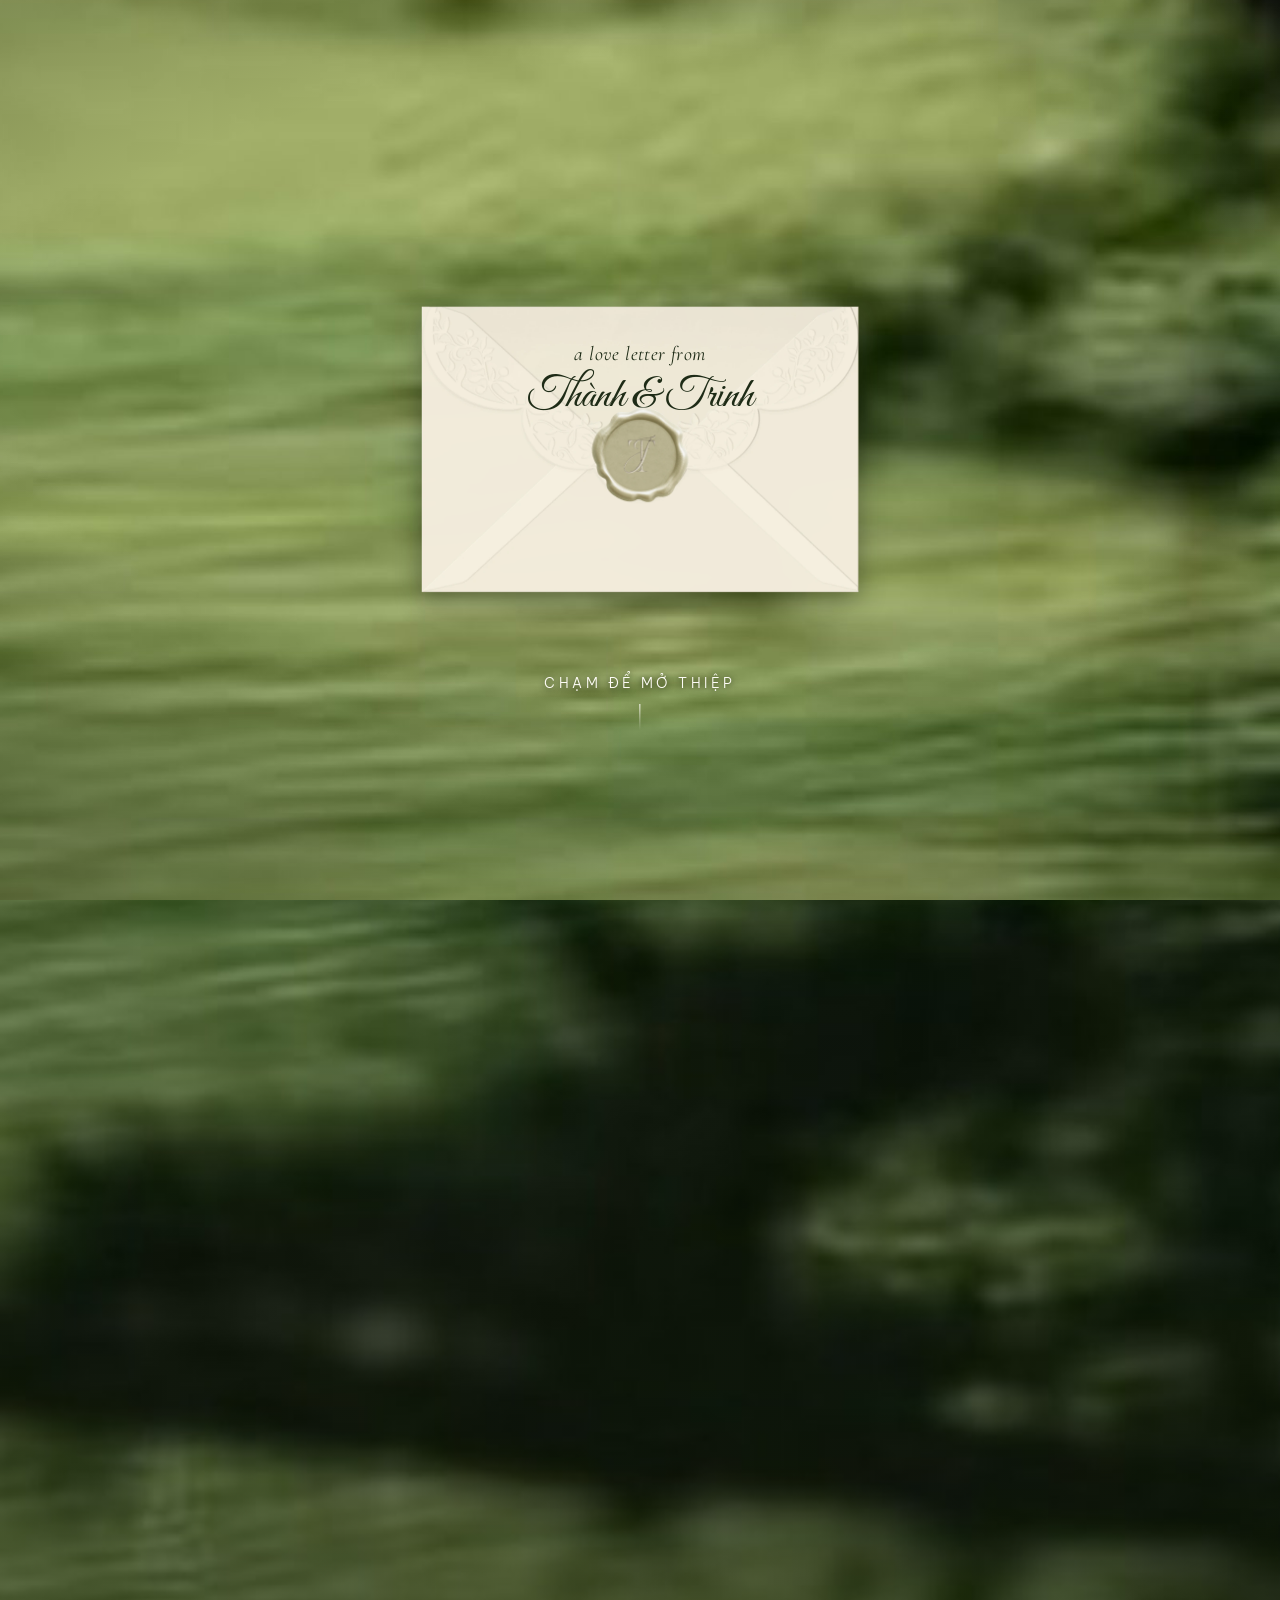
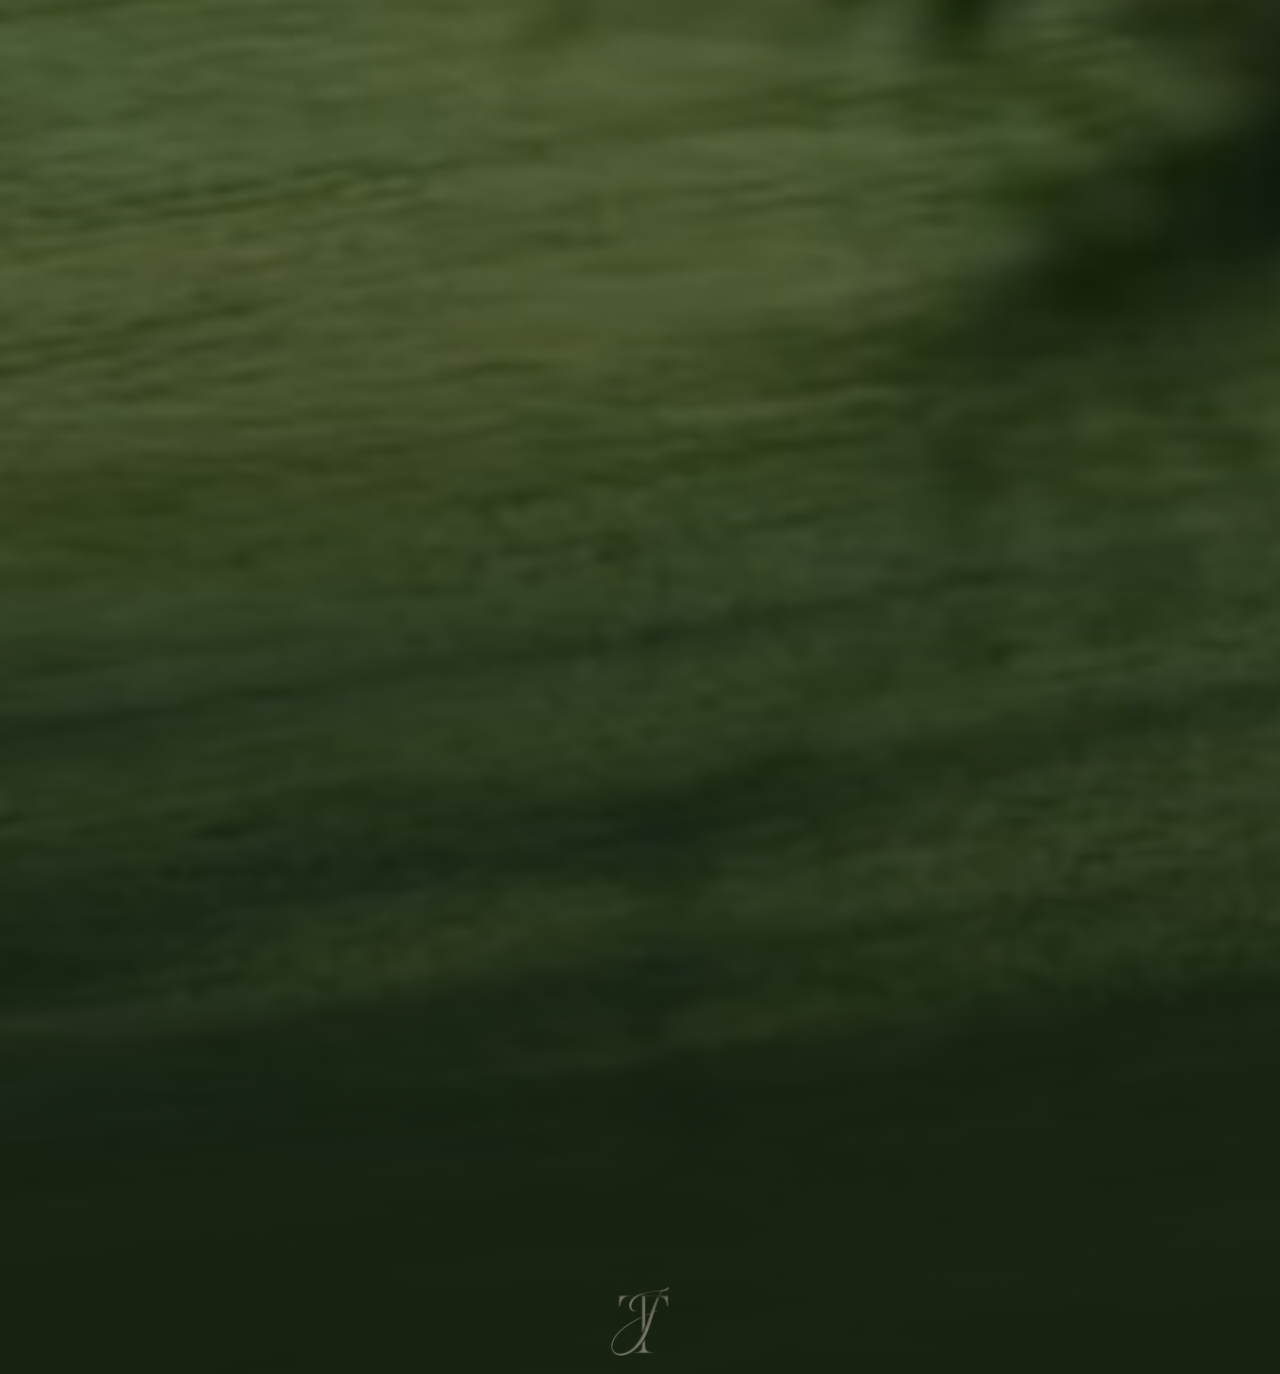
<file: index.html>
<!DOCTYPE html>
<html lang="vi">
<head>
<meta charset="UTF-8">
<meta name="viewport" content="width=device-width, initial-scale=1, viewport-fit=cover">
<title>Chí Thành &amp; Ngọc Trinh — Thiệp mời cưới</title>
<meta name="description" content="Thiệp mời cưới của Chí Thành &amp; Ngọc Trinh — Chủ nhật, 07.03.2027 tại Claris Palace Hall, Thủ Đức, TP.HCM.">
<meta name="theme-color" content="#1e2b16">

<meta property="og:type" content="website">
<meta property="og:title" content="Chí Thành &amp; Ngọc Trinh — Thiệp mời cưới">
<meta property="og:description" content="Chủ nhật, 07.03.2027 · Claris Palace Hall, Thủ Đức, TP.HCM">
<meta property="og:image" content="assets/photos/ob-polaroid@1080.webp">

<link rel="preconnect" href="https://fonts.googleapis.com">
<link rel="preconnect" href="https://fonts.gstatic.com" crossorigin>
<link href="https://fonts.googleapis.com/css2?family=Be+Vietnam+Pro:wght@300;400;500;600&family=Cormorant+Garamond:ital,wght@0,300;0,400;0,500;0,600;1,300;1,400&family=Great+Vibes&family=Playfair+Display:ital,wght@0,400;0,500;0,600;0,700;1,400;1,500&display=swap" rel="stylesheet">

<link rel="stylesheet" href="css/tokens.css">
<link rel="stylesheet" href="css/onboarding.css">
<link rel="stylesheet" href="css/home.css">
<link rel="stylesheet" href="css/story.css">
<link rel="stylesheet" href="css/detail.css">
<link rel="icon" href="assets/seal-monogram.webp">
</head>

<body data-screen="home" class="is-onboarding">

<!-- ═══════════════════════════════════════════════════════════════════
     ONBOARDING · mockups 1–5
     One element tree, five states driven by [data-state] on .ob
     ═══════════════════════════════════════════════════════════════════ -->
<div class="ob" id="onboarding" data-state="sealed">
  <div class="ob__bg"></div>

  <div class="ob__stage">
    <!-- the save-the-date card rides up out of the envelope. Dùng thẳng
         ảnh thiết kế gốc thay vì dựng lại chữ bằng CSS, để font khớp tuyệt
         đối với mockup thay vì phỏng theo bằng web font. -->
    <div class="ob__card" id="obCard">
      <div class="ob__cardLace" aria-hidden="true"></div>
      <img class="ob__cardFace" src="assets/card-savedate.webp"
           alt="Chí Thành &amp; Ngọc Trinh — 07.03.27">
      <!-- ảnh thiết kế gốc không có dòng này, mockup 3 và 5 thì có -->
      <p class="ob__cardKicker">Save the date</p>
      <canvas class="ob__foil" id="obFoil" aria-hidden="true"></canvas>
    </div>

    <!-- envelope back: the pocket the card sits inside -->
    <img class="ob__envOpen" src="assets/envelope-open.webp" alt="" aria-hidden="true">

    <!-- polaroid that fans out once the envelope opens -->
    <img class="ob__polaroid" src="assets/photos/ob-polaroid.webp"
         srcset="assets/photos/ob-polaroid.webp 640w, assets/photos/ob-polaroid@1080.webp 1080w"
         sizes="36vw" width="640" height="820"
         alt="Ảnh cưới của Chí Thành và Ngọc Trinh" aria-hidden="true">

    <!-- open envelope's front pocket, clipped to the V fold so it hides the
         foot of the card and the polaroid once the envelope opens -->
    <img class="ob__pocket" src="assets/envelope-open.webp" alt="" aria-hidden="true">

    <!-- triện sáp nằm ngay đỉnh nếp gấp, vẽ lại nguyên vẹn vì đường cắt chữ V
         của túi thư xén mất một nửa triện trong ảnh gốc -->
    <img class="ob__foldSeal" src="assets/seal-monogram.webp" alt="" aria-hidden="true">

    <!-- envelope front: sealed flap, carries the greeting. The envelope
         itself is the tap target — bấm vào bức thư để mở, chứ không phải
         chỉ chữ chú thích bên dưới. -->
    <button class="ob__env" id="obTap" type="button"
            aria-label="Chạm để mở thiệp mời cưới của Thành và Trinh">
      <img class="ob__envPaper" src="assets/envelope-closed.webp" alt="" draggable="false">
      <p class="ob__from">
        <span class="ob__fromLead">a love letter from</span>
        <span class="ob__fromNames">Thành &amp; Trinh</span>
      </p>
      <p class="ob__hint" id="obHint">scratch to see details</p>
      <img class="ob__seal" src="assets/seal-monogram.webp" alt="" draggable="false">
    </button>

    <!-- chú thích thuần hiển thị, không phải nút bấm — chỉ để chỉ dẫn -->
    <p class="ob__cta" aria-hidden="true">
      <span class="ob__ctaText">Chạm để mở thiệp</span>
      <span class="ob__ctaLine"></span>
    </p>
  </div>

  <!-- Nút Bỏ qua đặt cố định theo góc màn hình (.ob), không theo .ob__stage —
       để không bao giờ trùng chỗ với thiệp khi thiệp trồi lên lúc cào. -->
  <button class="ob__skip" id="obSkip" type="button">Bỏ qua</button>
</div>


<!-- ═══════════════════════════════════════════════════════════════════
     APP · three screens
     ═══════════════════════════════════════════════════════════════════ -->
<div class="app" id="app">

<!-- ───────────────────────────────────────────────────────────────────
     SCREEN · HOME  (mockup 6)
     ─────────────────────────────────────────────────────────────────── -->
<main class="screen screen--home is-active" id="screen-home" data-screen="home">

  <!-- collage: blurred photo card, note, envelope, seal.
       .hero__stage là khung định vị chung: thẻ ảnh cắt tràn ở bên trong, còn
       đĩa than và triện Our Story vắt qua mép thẻ nên phải nằm ngoài vùng cắt. -->
  <section class="hero stage">
    <div class="hero__stage" data-reveal>
      <!-- Hai tác phẩm ghép sẵn của designer, xếp lớp đúng như bản thiết kế.
           Chữ trong ảnh không phải text thật nên có <h1> ẩn bên dưới cho trình
           đọc màn hình và cho kết quả tìm kiếm. -->
      <h1 class="sr-only">Chí Thành &amp; Ngọc Trinh</h1>

      <img class="hero__art" src="assets/photos/home-card.webp"
           srcset="assets/photos/home-card.webp 640w, assets/photos/home-card@1080.webp 1080w, assets/photos/home-card@1600.webp 1600w"
           sizes="(min-width: 32rem) 30rem, 100vw" width="640" height="847"
           alt="Chí Thành và Ngọc Trinh">

      <img class="hero__names" src="assets/photos/home-names.webp"
           srcset="assets/photos/home-names.webp 640w, assets/photos/home-names@1080.webp 1080w"
           sizes="(min-width: 32rem) 21rem, 70vw" width="640" height="186"
           alt="" aria-hidden="true">

      <!-- mảnh giấy và phong thư kề sát nhau, canh giữa khung -->
      <div class="hero__collage">
        <img class="hero__note" src="assets/photos/home-note.webp"
             srcset="assets/photos/home-note.webp 640w, assets/photos/home-note@1080.webp 1080w"
             sizes="(min-width: 32rem) 13rem, 43vw" width="640" height="988"
             alt="Lời mời dự tiệc cưới của Chí Thành và Ngọc Trinh">
        <img class="hero__envelope" src="assets/photos/home-envelope.webp"
             srcset="assets/photos/home-envelope.webp 640w, assets/photos/home-envelope@1080.webp 1080w"
             sizes="(min-width: 32rem) 15rem, 50vw" width="640" height="786"
             alt="Phong thư đựng ảnh cưới, đề ngày 07.03.2027">
      </div>

      <button class="vinyl" id="vinyl" type="button" aria-pressed="false">
        <img src="assets/vinyl.webp" alt="" draggable="false">
        <span class="sr-only">Bật nhạc nền</span>
      </button>

      <button class="seal-btn" id="storyBtn" type="button" data-go="story">
        <img src="assets/seal-ourstory.webp" alt="" draggable="false">
        <span class="sr-only">Xem chuyện tình của chúng mình</span>
      </button>
    </div>
  </section>


  <!-- countdown -->
  <section class="count stage" id="countdown">
    <img class="count__lilyA" src="assets/lily-a.webp" alt="" aria-hidden="true" data-par=".10">
    <img class="count__lilyB" src="assets/lily-b.webp" alt="" aria-hidden="true" data-par=".16">

    <div class="wrap">
      <p class="count__kicker" data-reveal>WE'RE GETTING MARRIED</p>
      <p class="count__meet" data-reveal data-d="1">MEET US ON</p>
      <p class="count__date" data-reveal data-d="2">Sunday, 07 March 2027</p>
      <p class="count__lead" data-reveal data-d="3">count down &amp; join with us.</p>

      <div class="clock" id="clock" data-reveal data-d="4" role="timer"
           aria-label="Đếm ngược tới ngày cưới">
        <div class="clock__u"><b id="cd-d">000</b><small>DAYS</small></div>
        <div class="clock__u"><b id="cd-h">00</b><small>HOURS</small></div>
        <div class="clock__u"><b id="cd-m">00</b><small>MINUTES</small></div>
        <div class="clock__u"><b id="cd-s">00</b><small>SECONDS</small></div>
      </div>
    </div>
  </section>


  <!-- invitation ledger -->
  <section class="ledger">
    <div class="wrap">
      <p class="ledger__lead" data-reveal>a special invitation from</p>
      <p class="ledger__names" data-reveal data-d="1">Thành &amp; Trinh</p>

      <dl class="ledger__list">
        <div class="ledger__row" data-reveal>
          <dt class="ledger__value">07.03.2027</dt>
          <dd class="ledger__meta">
            <b>Save the date</b>
            <span>The journey from the day we met to our wedding day</span>
          </dd>
        </div>
        <div class="ledger__row" data-reveal data-d="1">
          <dt class="ledger__value">18:00</dt>
          <dd class="ledger__meta">
            <b>Meet us on</b>
            <!-- ba chữ cuối dính liền: "day!" không bao giờ rơi xuống một mình,
                 cả cụm "our special day!" cùng xuống dòng -->
            <span>We can't wait to see you at our&nbsp;special&nbsp;day!</span>
          </dd>
        </div>
        <div class="ledger__row ledger__row--place" data-reveal data-d="2">
          <dt class="ledger__value">CLARIS</dt>
          <dd class="ledger__meta">
            <b>celebrate with us at</b>
            <span>Claris Palace Hall<br>22 Hiệp Bình, Thủ Đức, TP.HCM</span>
          </dd>
        </div>
      </dl>
    </div>
  </section>


  <!-- details plate — dùng nguyên cụm ghép sẵn của designer: dải lụa, đĩa sứ,
       thiệp có nơ và bộ dao nĩa. Chữ nằm trong ảnh nên nhãn nút để ở sr-only. -->
  <section class="plate stage">
    <button class="plate__btn" id="detailBtn" type="button" data-go="detail" data-reveal>
      <img class="plate__art" src="assets/photos/home-plate.webp"
           srcset="assets/photos/home-plate.webp 640w, assets/photos/home-plate@1080.webp 1080w, assets/photos/home-plate@1600.webp 1600w"
           sizes="100vw" width="640" height="483" alt="">
      <span class="sr-only">Our Wedding Details — xem chi tiết tiệc cưới</span>
    </button>
  </section>

  <footer class="foot">
    <img class="foot__mono" src="assets/monogram-t.webp" alt="" width="244" height="296" data-reveal>
  </footer>
</main>


<!-- ───────────────────────────────────────────────────────────────────
     SCREEN · OUR STORY  (mockup 7)
     ─────────────────────────────────────────────────────────────────── -->
<main class="screen screen--story" id="screen-story" data-screen="story" hidden>

  <nav class="nav" aria-label="Chuyển màn hình">
    <button class="nav__btn nav__btn--prev" type="button" data-go="home">
      <span aria-hidden="true">‹</span> HOME
    </button>
    <button class="nav__btn nav__btn--next" type="button" data-go="detail">
      WEDDING DETAIL <span aria-hidden="true">›</span>
    </button>
  </nav>

  <!-- Sân khấu khoá tỉ lệ đúng bằng mockup 7 (4098×19770).
       Ảnh và chữ đều đặt tuyệt đối theo phần trăm nên bố cục giữ nguyên tỉ lệ
       ở mọi bề ngang. Chữ KHÔNG reflow — sửa nội dung dài ngắn khác đi thì
       phải chỉnh cỡ chữ trong css/story.css cho khớp. -->
  <div class="story">
    <div class="story__stage">

      <!-- Bốn dải cắt thẳng từ mockup, nền kem nướng sẵn, xếp khít nhau.
           Dựng lại bằng: python3 tools/build-story-bands.py -->
      <img class="story__band story__band--card"
           src="assets/photos/story-card.webp"
           srcset="assets/photos/story-card.webp 640w, assets/photos/story-card@1080.webp 1080w"
           sizes="(min-width:34rem) 34rem, 100vw" width="640" height="464"
           alt="Chí Thành và Ngọc Trinh" loading="lazy" decoding="async">

      <img class="story__band story__band--disc"
           src="assets/photos/story-disc.webp"
           srcset="assets/photos/story-disc.webp 640w, assets/photos/story-disc@1080.webp 1080w"
           sizes="(min-width:34rem) 34rem, 100vw" width="640" height="663"
           alt="Bó hoa hồng đỏ và chiếc nhẫn trong hộp" loading="lazy" decoding="async">

      <img class="story__band story__band--collage"
           src="assets/photos/story-collage.webp"
           srcset="assets/photos/story-collage.webp 640w, assets/photos/story-collage@1080.webp 1080w"
           sizes="(min-width:34rem) 34rem, 100vw" width="640" height="1067"
           alt="Những khoảnh khắc từ ngày hẹn hò đến lúc cầu hôn" loading="lazy" decoding="async">

      <img class="story__band story__band--close"
           src="assets/photos/story-close.webp"
           srcset="assets/photos/story-close.webp 640w, assets/photos/story-close@1080.webp 1080w"
           sizes="(min-width:34rem) 34rem, 100vw" width="640" height="565"
           alt="Chí Thành và Ngọc Trinh trong trang phục cưới" loading="lazy" decoding="async">

      <!-- nửa trên khung thẻ; nửa dưới và hai góc dưới nằm trong ảnh story-card -->
      <div class="story__card"></div>

      <!-- ─── thẻ giới thiệu · cột trái ─── -->
      <h2 class="story__t story__t--l story__name">Nguyễn Chí Thành</h2>
      <p class="story__t story__t--l story__alias">Gia Trưởng</p>
      <p class="story__t story__t--l story__rank">(Trưởng Nam)</p>
      <hr class="story__rule story__rule--a story__t--l">
      <p class="story__t story__t--l story__hi">Xin chào, mình là…</p>
      <p class="story__t story__t--l story__quote">“bạn này dễ thương quá.<br>chắc hong tên đâu”</p>
      <hr class="story__rule story__rule--b story__t--l">
      <p class="story__t story__t--l story__job">DevOps Engineer</p>
      <p class="story__t story__t--l story__mini">“người trên núi”</p>

      <!-- ─── thẻ giới thiệu · cột phải ─── -->
      <h2 class="story__t story__t--r story__name">Nguyễn Minh Như Ngọc Trinh</h2>
      <p class="story__t story__t--r story__alias">Thứ Dữ</p>
      <p class="story__t story__t--r story__rank">(Thứ Nữ)</p>
      <hr class="story__rule story__rule--a story__t--r">
      <p class="story__t story__t--r story__hi">Xin chào, mình là…</p>
      <p class="story__t story__t--r story__quote">“chắc quen chơi thôi.<br>tuần sau trap cho dở mệt”</p>
      <hr class="story__rule story__rule--b story__t--r">
      <p class="story__t story__t--r story__job">Product Branding</p>
      <p class="story__t story__t--r story__mini">“người trên trời”</p>

      <!-- ─── dòng thời gian ─── -->
      <h3 class="story__t story__t--c story__when story__when--nov">Nov 2024</h3>
      <p  class="story__t story__t--c story__what story__what--nov">When Two Opposites Attract</p>
      <span class="story__dot story__dot--1"></span>
      <span class="story__line story__line--1"></span>

      <h3 class="story__t story__t--c story__when story__when--jan">Jan 2025</h3>
      <p  class="story__t story__t--c story__what story__what--jan">Officially Started Dating</p>
      <span class="story__dot story__dot--2"></span>
      <span class="story__line story__line--2"></span>

      <h3 class="story__t story__t--c story__when story__when--may">May 2026</h3>
      <p  class="story__t story__t--c story__what story__what--may">She Said Yes</p>
      <span class="story__dot story__dot--3"></span>
      <span class="story__line story__line--3"></span>

      <h3 class="story__t story__t--c story__when story__when--mar">March 2027</h3>
      <p  class="story__t story__t--c story__what story__what--mar">And Now… We’re Getting Married!</p>
      <span class="story__dot story__dot--4"></span>
      <span class="story__line story__line--4"></span>

      <!-- ─── lời kết ─── -->
      <p class="story__sig">Thành &amp; Trinh</p>
      <div class="story__close">
        <p>Looking back, we’re so grateful we both had the courage to let go of the
           past so we could become the best versions of ourselves for each other
           today. Ready for our greatest adventure yet!</p>
        <p>Thank you for being part of our story and celebrating this next chapter
           with us!</p>
      </div>

    </div>
  </div>
</main>


<!-- ───────────────────────────────────────────────────────────────────
     SCREEN · WEDDING DETAIL  (mockup 8)
     ─────────────────────────────────────────────────────────────────── -->
<main class="screen screen--detail" id="screen-detail" data-screen="detail" hidden>

  <nav class="nav" aria-label="Chuyển màn hình">
    <button class="nav__btn nav__btn--prev" type="button" data-go="story">
      <span aria-hidden="true">‹</span> OUR STORY
    </button>
    <button class="nav__btn nav__btn--next" type="button" data-go="home">
      HOME <span aria-hidden="true">›</span>
    </button>
  </nav>

  <!-- heart hero — cắt thẳng từ mockup 8 bằng tools/build-detail.py: trái tim,
       tên, ngày, dòng chữ cong, đôi uyên ương, dải rách và máy in là MỘT ảnh,
       nên chữ không bao giờ lệch khỏi trái tim ở bất kỳ bề ngang nào. -->
  <section class="heart">
    <img class="heart__art" src="assets/photos/detail-heart.webp"
         srcset="assets/photos/detail-heart.webp 640w, assets/photos/detail-heart@1080.webp 1080w, assets/photos/detail-heart@1600.webp 1600w"
         sizes="min(100vw, 34rem)" width="640" height="641"
         alt="Chí Thành &amp; Ngọc Trinh — 07 · 03 · 27 — we can't wait to see you!">
  </section>

  <!-- schedule -->
  <section class="sched">
    <div class="sched__stage">
      <!-- vé + kẹp + dải ảnh, đặt đúng toạ độ mockup; máy in nằm sẵn ở chân ảnh
           khối tim nên mép trên khối này chính là khe máy in -->
      <div class="sched__deco" aria-hidden="true">
        <div class="sched__roll">
          <img class="sched__pass" src="assets/photos/detail-pass.webp"
               srcset="assets/photos/detail-pass.webp 420w, assets/photos/detail-pass@840.webp 840w"
               sizes="calc(min(100vw, 34rem) * .305)" width="420" height="739" alt="">
          <img class="sched__strip" src="assets/photos/detail-strip.webp"
               srcset="assets/photos/detail-strip.webp 240w, assets/photos/detail-strip@480.webp 480w"
               sizes="calc(min(100vw, 34rem) * .173)" width="240" height="1210" alt="" loading="lazy">
        </div>
      </div>

      <ol class="sched__list">
        <li class="sched__item" data-reveal>
          <p class="sched__time">17:30</p>
          <h3 class="sched__name">Welcome &amp; Gathering</h3>
          <p class="sched__note">Claris Palace Hall<br>22 Hiệp Bình, Thủ Đức, TP.HCM</p>
        </li>
        <li class="sched__item" data-reveal>
          <p class="sched__time">18:00</p>
          <h3 class="sched__name">Ceremony Begins</h3>
          <p class="sched__note">Join us as we step into our most cherished moments</p>
        </li>
        <li class="sched__item" data-reveal>
          <p class="sched__time">18:30</p>
          <h3 class="sched__name">Dinner Begins</h3>
          <p class="sched__note">Savor every bite, fill your glasses, and let's toast to joy and love together</p>
        </li>
        <li class="sched__item" data-reveal>
          <p class="sched__time">19:00</p>
          <h3 class="sched__name">Icebreakers &amp; Fun</h3>
          <p class="sched__note">Join our fun mini-games — you just might be the lucky one to take home a special gift from us!</p>
        </li>
        <li class="sched__item" data-reveal>
          <p class="sched__time">20:30</p>
          <h3 class="sched__name">Bouquet Toss &amp; Wrap-Up</h3>
          <p class="sched__note">Catch the bouquet for a touch of luck, and join us for a warm send-off</p>
        </li>
      </ol>

      <p class="sched__thanks" data-reveal>Thank you for being a precious part of our happiest chapter!</p>
    </div>
  </section>

  <!-- một tấm nhung liền cho cả bản đồ, RSVP và chân trang — mỗi khối tự
       có nền riêng thì lộ đường ráp giữa các khối -->
  <div class="velvet">
    <!-- map — khung ren và hai bồ câu đặt đúng toạ độ mockup 8: con trên trái
         quay đầu sang phải, con dưới phải quay đầu sang trái, cùng hướng vào bản đồ -->
    <section class="map">
      <div class="map__stage">
        <div class="map__frame" data-reveal>
          <iframe class="map__embed" title="Bản đồ tới Claris Palace"
                  src="https://www.google.com/maps?q=Claris+Palace%2C+22+Hi%E1%BB%87p+B%C3%ACnh%2C+Th%E1%BB%A7+%C4%90%E1%BB%A9c%2C+H%E1%BB%93+Ch%C3%AD+Minh&z=16&hl=vi&output=embed"
                  loading="lazy" referrerpolicy="no-referrer-when-downgrade" allowfullscreen></iframe>
          <img class="map__lace" src="assets/map-frame.webp" alt="" aria-hidden="true">
        </div>
        <img class="map__dove map__dove--a" src="assets/dove-b.webp" alt="" aria-hidden="true" data-par=".06">
        <img class="map__dove map__dove--b" src="assets/dove-a.webp" alt="" aria-hidden="true" data-par=".09">
      </div>

      <div class="wrap">
        <p class="map__addr" data-reveal data-d="1">
          Trung tâm Hội nghị &amp; Tiệc cưới Claris Palace<br>
          22 Hiệp Bình, Thủ Đức, TP.HCM
        </p>

        <a class="map__btn" data-reveal data-d="2" target="_blank" rel="noopener"
           href="https://www.google.com/maps/dir/?api=1&destination=Claris+Palace%2C+22+Hi%E1%BB%87p+B%C3%ACnh%2C+Th%E1%BB%A7+%C4%90%E1%BB%A9c%2C+H%E1%BB%93+Ch%C3%AD+Minh">
          Chỉ đường
        </a>
      </div>
    </section>

    <!-- rsvp -->
    <section class="rsvp stage">
      <div class="wrap">
        <div class="rsvp__lace" data-reveal>
          <form class="rsvp__form" id="rsvpForm" novalidate>
            <h2 class="rsvp__title">Xác nhận tham dự</h2>

            <label class="fld">
              <span class="fld__lb">Họ và tên</span>
              <input type="text" name="name" required placeholder="Nhập tên của bạn" autocomplete="name">
            </label>

            <fieldset class="fld">
              <legend class="fld__lb">Bạn sẽ tham dự chứ?</legend>
              <label class="radio">
                <input type="radio" name="attend" value="yes" checked>
                <i aria-hidden="true"></i><span>Có, tôi sẽ tham dự</span>
              </label>
              <label class="radio">
                <input type="radio" name="attend" value="no">
                <i aria-hidden="true"></i><span>Tôi bận, rất tiếc không thể tham dự</span>
              </label>
            </fieldset>

            <label class="fld" id="guestsFld">
              <span class="fld__lb">Số lượng người tham dự</span>
              <select name="guests">
                <option>1 người</option><option>2 người</option><option>3 người</option>
                <option>4 người</option><option>5 người</option><option>Trên 5 người</option>
              </select>
            </label>

            <label class="fld">
              <span class="fld__lb">Lời chúc gửi tới cô dâu chú rể</span>
              <textarea name="wish" rows="3" placeholder="Viết đôi lời chúc mừng…"></textarea>
            </label>

            <button class="rsvp__submit" type="submit">Gửi xác nhận</button>
            <p class="rsvp__msg" id="rsvpMsg" role="status"></p>
          </form>
        </div>
      </div>
    </section>

    <footer class="foot foot--wine">
      <img class="foot__mono" src="assets/monogram-t.webp" alt="" width="244" height="296" data-reveal>
    </footer>
  </div>
</main>

</div><!-- /.app -->

<audio id="bgm" loop preload="none" src="assets/music.mp3"></audio>

<script type="module" src="js/main.js"></script>
</body>
</html>
</file>
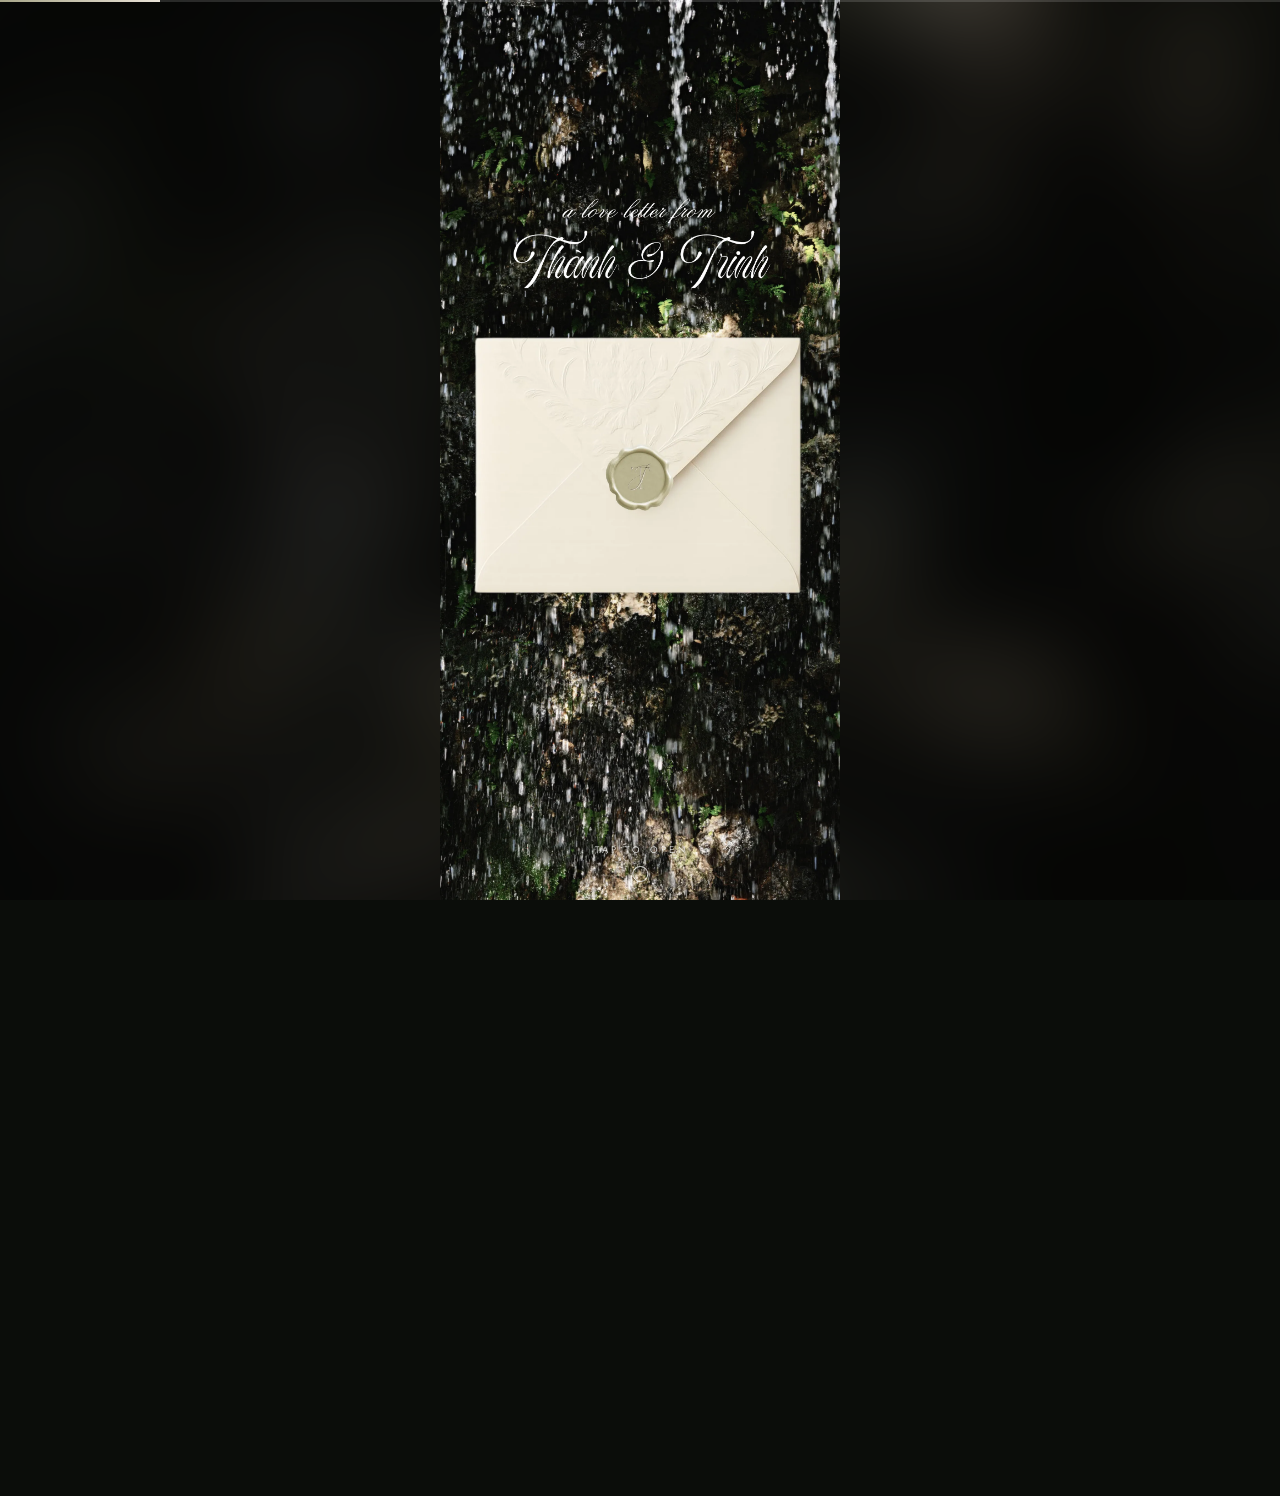
<file: invitation-v2/index.html>
<!doctype html>
<html lang="en" class="deck-on">
<head>
<meta charset="utf-8">
<meta name="viewport" content="width=device-width,initial-scale=1,viewport-fit=cover">
<title>Thành &amp; Trinh — 28.03.2027</title>
<meta name="description" content="A love letter from Chí Thành &amp; Ngọc Trinh. Sunday 28 March 2027, 18:00 — Claris Palace, 22 Hiep Binh st, Hiep Binh Ward, Ho Chi Minh City.">
<meta name="theme-color" content="#0b0d0a">
<meta property="og:type" content="website">
<meta property="og:title" content="Thành &amp; Trinh — Save the Date">
<meta property="og:description" content="Sunday 28 March 2027 · 18:00 · Claris Palace, Ho Chi Minh City">
<meta property="og:image" content="assets/img/bg8.webp">
<link rel="icon" href="data:image/svg+xml,<svg xmlns='http://www.w3.org/2000/svg' viewBox='0 0 32 32'><text y='25' x='4' font-size='24' font-family='Georgia,serif' fill='%23b5b394'>T</text></svg>">

<link rel="preconnect" href="https://fonts.googleapis.com">
<link rel="preconnect" href="https://fonts.gstatic.com" crossorigin>
<link rel="stylesheet" href="https://fonts.googleapis.com/css2?family=Cormorant+Garamond:ital,wght@0,400;0,500;1,400&family=EB+Garamond:ital,wght@0,400;0,500;1,400&family=Jost:wght@300;400&display=swap">
<link rel="stylesheet" href="css/app.css">
<link rel="stylesheet" href="css/scenes.css">

<link rel="preload" as="image" href="assets/img/bg15-800.webp">
<link rel="preload" as="image" href="assets/img/s1_env.webp">
<link rel="preload" as="image" href="assets/img/s1_title.webp">

<noscript><style>
  /* without scripting the tap-through deck cannot work —
     hand the guest the written invitation instead. */
  html.deck-on, html.deck-on body{ overflow:auto; height:auto; }
  #deck{ display:none; }
</style></noscript>
</head>
<body>

<div id="deck">

<!-- ══════════════ 1 · the letter arrives ══════════════ -->
<section class="scene" data-scene="1" aria-label="A love letter from Thành and Trinh">
  <div class="scene__amb" style="background-image:url(assets/img/bg15-480.webp)"></div>
  <div class="stage">
    <img class="stage__art" srcset="assets/img/bg15-480.webp 480w, assets/img/bg15-800.webp 800w, assets/img/bg15-1200.webp 1200w, assets/img/bg15.webp 1440w" sizes="100vw" src="assets/img/bg15.webp" alt="" fetchpriority="high">
    <img class="lyr anim" data-in="wipe" style="--x:1031;--y:2986;--w:3969;--d:140ms"
         srcset="assets/img/s1_title-480.webp 480w, assets/img/s1_title-800.webp 800w, assets/img/s1_title.webp 953w" sizes="calc(3969/6047*100vw)" src="assets/img/s1_title.webp" alt="a love letter from Thành &amp; Trinh">
    <img class="lyr anim" data-in="unfoldX" style="--x:488;--y:5064;--w:5024;--d:340ms"
         srcset="assets/img/s1_env-480.webp 480w, assets/img/s1_env-800.webp 800w, assets/img/s1_env.webp 1206w" sizes="calc(5024/6047*100vw)" src="assets/img/s1_env.webp" alt="A cream envelope closed with a monogrammed wax seal">
  </div>
</section>

<!-- ══════════════ 2 · scratch to see details ══════════════ -->
<section class="scene" data-scene="2" aria-label="Scratch the silver panel to reveal the date">
  <div class="scene__amb" style="background-image:url(assets/img/bg15-480.webp)"></div>
  <div class="stage">
    <img class="stage__art" srcset="assets/img/bg15-480.webp 480w, assets/img/bg15-800.webp 800w, assets/img/bg15-1200.webp 1200w, assets/img/bg15.webp 1440w" sizes="100vw" src="assets/img/bg15.webp" alt="">
    <img class="lyr anim" data-in="wipe" style="--x:1550;--y:1828;--w:2913;--d:380ms"
         srcset="assets/img/s2_hint-480.webp 480w, assets/img/s2_hint.webp 699w" sizes="calc(2913/6047*100vw)" src="assets/img/s2_hint.webp" alt="scratch to see details">
    <!-- the real card, waiting underneath the foil: same place and size as
         scene 3, so the foil covers the whole face of it -->
    <img class="lyr anim" data-in="unfoldX" style="--x:1145;--y:2382;--w:3751;--d:160ms"
         srcset="assets/img/s3_card-480.webp 480w, assets/img/s3_card.webp 900w" sizes="calc(3751/6047*100vw)" src="assets/img/s3_card.webp" alt="">
    <div class="scratch anim" data-in="unfoldX" id="scratch"
         style="--x:1145;--y:2382;--w:3751;--h:3678;--d:160ms">
      <img class="scratch__foil" srcset="assets/img/s2_card-480.webp 480w, assets/img/s2_card.webp 900w" sizes="calc(3751/6047*100vw)" src="assets/img/s2_card.webp" alt="A silver scratch panel">
      <canvas class="scratch__canvas" role="img"
              aria-label="Silver scratch panel — drag across it to reveal the wedding date"></canvas>
      <span class="scratch__finger" aria-hidden="true"></span>
    </div>
    <!-- above the scratch layer so the foot of the card stays tucked in -->
    <img class="lyr anim" data-in="unfoldX" style="--x:510;--y:5938;--w:4982;--d:0ms;z-index:4"
         srcset="assets/img/s23_env-480.webp 480w, assets/img/s23_env-800.webp 800w, assets/img/s23_env.webp 1195w" sizes="calc(4982/6047*100vw)" src="assets/img/s23_env.webp" alt="">
  </div>
</section>

<!-- ══════════════ 3 · save the date ══════════════ -->
<section class="scene" data-scene="3" aria-label="Save the date: 28 March 2027">
  <div class="scene__amb" style="background-image:url(assets/img/bg15-480.webp)"></div>
  <div class="stage">
    <img data-srcset="assets/img/bg15-480.webp 480w, assets/img/bg15-800.webp 800w, assets/img/bg15-1200.webp 1200w, assets/img/bg15.webp 1440w" sizes="100vw" class="stage__art" src="[data-uri]" data-src="assets/img/bg15.webp" alt="">
    <img data-srcset="assets/img/s3_card-480.webp 480w, assets/img/s3_card.webp 900w" sizes="calc(3751/6047*100vw)" class="lyr anim" data-in="fade" style="--x:1145;--y:2382;--w:3751;--d:0ms"
         src="[data-uri]" data-src="assets/img/s3_card.webp" alt="Save the date — Chí Thành &amp; Ngọc Trinh — 28.03.27">
    <img data-srcset="assets/img/s23_env-480.webp 480w, assets/img/s23_env-800.webp 800w, assets/img/s23_env.webp 1195w" sizes="calc(4982/6047*100vw)" class="lyr" style="--x:510;--y:5938;--w:4982"
         src="[data-uri]" data-src="assets/img/s23_env.webp" alt="">
  </div>
</section>

<!-- ══════════════ 4 · sealed again ══════════════ -->
<section class="scene" data-scene="4" aria-label="The letter is sealed again">
  <div class="scene__amb" style="background-image:url(assets/img/bg15-480.webp)"></div>
  <div class="stage">
    <img data-srcset="assets/img/bg15-480.webp 480w, assets/img/bg15-800.webp 800w, assets/img/bg15-1200.webp 1200w, assets/img/bg15.webp 1440w" sizes="100vw" class="stage__art" src="[data-uri]" data-src="assets/img/bg15.webp" alt="">
    <img data-srcset="assets/img/s1_title-480.webp 480w, assets/img/s1_title-800.webp 800w, assets/img/s1_title.webp 953w" sizes="calc(3969/6047*100vw)" class="lyr anim" data-in="wipe" style="--x:1031;--y:2986;--w:3969;--d:560ms"
         src="[data-uri]" data-src="assets/img/s1_title.webp" alt="a love letter from Thành &amp; Trinh">
    <img data-srcset="assets/img/s3_card-480.webp 480w, assets/img/s3_card.webp 900w" sizes="calc(3751/6047*100vw)" class="lyr tuck" style="--x:1145;--y:5160;--w:3751;--travel:2778" src="[data-uri]" data-src="assets/img/s3_card.webp" alt="">
    <img data-srcset="assets/img/s1_env-480.webp 480w, assets/img/s1_env-800.webp 800w, assets/img/s1_env.webp 1206w" sizes="calc(5024/6047*100vw)" class="lyr anim" data-in="fade" style="--x:488;--y:5064;--w:5024;--d:0ms"
         src="[data-uri]" data-src="assets/img/s1_env.webp" alt="">
  </div>
</section>

<!-- ══════════════ 5 · the envelope opens ══════════════ -->
<section class="scene" data-scene="5" aria-label="The envelope opens">
  <div class="scene__amb" style="background-image:url(assets/img/bg15-480.webp)"></div>
  <div class="stage">
    <img data-srcset="assets/img/bg15-480.webp 480w, assets/img/bg15-800.webp 800w, assets/img/bg15-1200.webp 1200w, assets/img/bg15.webp 1440w" sizes="100vw" class="stage__art" src="[data-uri]" data-src="assets/img/bg15.webp" alt="">
    <!-- the reference opens this envelope downward from its flap -->
    <img data-srcset="assets/img/s5_group-480.webp 480w, assets/img/s5_group-800.webp 800w, assets/img/s5_group.webp 1342w" sizes="calc(5592/6047*100vw)" class="lyr anim" data-in="unfoldY" style="--x:0;--y:2296;--w:5592;--d:260ms"
         src="[data-uri]" data-src="assets/img/s5_group.webp"
         alt="The open envelope holding the save-the-date card, a photograph and red orchids">
    <img data-srcset="assets/img/s5_bfl.webp 213w" sizes="calc(888/6047*100vw)" class="lyr anim flutter" data-in="pop" style="--x:840;--y:2112;--w:888;--d:0ms"
         src="[data-uri]" data-src="assets/img/s5_bfl.webp" alt="">
    <img data-srcset="assets/img/s5_bfr.webp 269w" sizes="calc(1120/6047*100vw)" class="lyr anim flutter flutter--b" data-in="pop" style="--x:4336;--y:2200;--w:1120;--d:120ms"
         src="[data-uri]" data-src="assets/img/s5_bfr.webp" alt="">
  </div>
</section>

<!-- ══════════════ 6 · a day to remember ══════════════ -->
<section class="scene" data-scene="6" aria-label="A day to remember — our wedding film">
  <div class="scene__amb" style="background-image:url(assets/img/bg6-480.webp)"></div>
  <div class="stage stage--dark">
    <!-- the reference wipes the three bands in from the left, one after
         the other, over darkness — so they are separate layers here -->
    <img data-srcset="assets/img/bg6_top-480.webp 480w, assets/img/bg6_top-800.webp 800w, assets/img/bg6_top-1200.webp 1200w, assets/img/bg6_top.webp 1440w" sizes="calc(6047/6047*100vw)" class="lyr anim" data-in="wipe" style="--x:0;--y:0;--w:6047;--d:0ms"
         src="[data-uri]" data-src="assets/img/bg6_top.webp" alt="Thành lifting Trinh in the garden">
    <img data-srcset="assets/img/bg6_bot-480.webp 480w, assets/img/bg6_bot-800.webp 800w, assets/img/bg6_bot-1200.webp 1200w, assets/img/bg6_bot.webp 1440w" sizes="calc(6047/6047*100vw)" class="lyr anim" data-in="wipe" style="--x:0;--y:8613;--w:6047;--d:150ms"
         src="[data-uri]" data-src="assets/img/bg6_bot.webp" alt="Thành and Trinh on a bench">
    <div class="film anim" data-in="wipe" style="--d:300ms">
      <!-- the film carries its own sound, so it is NOT muted -->
      <video id="film" data-src="assets/video/page6.mp4" data-mobile="assets/video/page6-m.mp4" poster="assets/video/page6-poster.jpg"
             playsinline webkit-playsinline preload="none"></video>
      <div class="film__title"><b>A Day to Remember</b><i>28 march 2027</i></div>
    </div>
  </div>
</section>

<!-- ══════════════ 7 · our story ══════════════ -->
<section class="scene" data-scene="7" aria-label="Our story">
  <div class="scene__amb" style="background-image:url(assets/img/bg7-480.webp)"></div>
  <div class="stage">
    <img data-srcset="assets/img/bg7-480.webp 480w, assets/img/bg7-800.webp 800w, assets/img/bg7-1200.webp 1200w, assets/img/bg7.webp 1440w" sizes="100vw" class="stage__art" src="[data-uri]" data-src="assets/img/bg7.webp" alt="">
    <img data-srcset="assets/img/s7_hero-480.webp 480w, assets/img/s7_hero-800.webp 800w, assets/img/s7_hero.webp 1319w" sizes="calc(5496/6047*100vw)" class="lyr anim" data-in="unfoldX" style="--x:416;--y:216;--w:5496;--d:60ms"
         src="[data-uri]" data-src="assets/img/s7_hero.webp" alt="Thành and Trinh hand in hand">
    <button class="vinyl anim" data-in="pop" id="vinyl" data-music
            style="--x:4621;--y:245;--w:1268;--d:440ms"
            aria-pressed="false" aria-label="Play The Ordinary">
      <img data-srcset="assets/img/s7_vinyl.webp 306w" sizes="calc(1268/6047*100vw)" src="[data-uri]" data-src="assets/img/s7_vinyl.webp" alt="" aria-hidden="true">
    </button>
    <img data-srcset="assets/img/s7_textl.webp 393w" sizes="calc(1636/6047*100vw)" class="lyr anim" data-in="wipe" style="--x:386;--y:7686;--w:1636;--d:620ms"
         src="[data-uri]" data-src="assets/img/s7_textl.webp"
         alt="Love is a journey best shared with the ones we cherish most. Together with our families, we invite you to join us for an evening of warmth, laughter, and lifelong promises as we become husband and wife.">
    <img data-srcset="assets/img/s7_textr.webp 377w" sizes="calc(1569/6047*100vw)" class="lyr anim" data-in="wipe" style="--x:3959;--y:7667;--w:1569;--d:760ms"
         src="[data-uri]" data-src="assets/img/s7_textr.webp"
         alt="Our Story: From a Glance to Forever. What started as a simple coincidence quickly turned into our favorite story. From long conversations late into the night to discovering shared dreams and quiet moments of joy, every step together brought us closer.">
    <img data-srcset="assets/img/s7_bottom-480.webp 480w, assets/img/s7_bottom-800.webp 800w, assets/img/s7_bottom-1200.webp 1200w, assets/img/s7_bottom.webp 1444w" sizes="calc(6016/6047*100vw)" class="lyr anim" data-in="rise" style="--x:0;--y:8752;--w:6016;--d:320ms"
         src="[data-uri]" data-src="assets/img/s7_bottom.webp" alt="">
    <button class="seal-hit" style="--x:2286;--y:6474;--w:1439;--h:1415"
            data-toggle="story" aria-expanded="false" aria-label="Open: Our Story"></button>
    <div class="story" id="story" role="dialog" aria-label="Our Story">
      <button class="story__x" type="button" data-close="story" aria-label="Close">×</button>
      <h3>From a glance to forever</h3>
      <p>What started as a simple coincidence quickly turned into our favourite story — long
         conversations late into the night, shared dreams, and a hundred quiet moments of joy.</p>
      <p>Together with our families, we invite you to an evening of warmth, laughter and
         lifelong promises, as we become husband and wife.</p>
    </div>
  </div>
</section>

<!-- ══════════════ 8 · when two opposites attract ══════════════ -->
<section class="scene" data-scene="8" data-enter="wipeR"
         aria-label="Our story: when two opposites attract">
  <div class="scene__amb" style="background-image:url(assets/img/bg8-480.webp)"></div>
  <div class="stage">
    <img data-srcset="assets/img/bg8-480.webp 480w, assets/img/bg8-800.webp 800w, assets/img/bg8-1200.webp 1200w, assets/img/bg8.webp 1440w" sizes="100vw" class="stage__art" src="[data-uri]" data-src="assets/img/bg8.webp" alt="">
    <img data-srcset="assets/img/s8_digits.webp 244w" sizes="calc(1017/6047*100vw)" class="lyr anim" data-in="pop" style="--x:2515;--y:1329;--w:1017;--d:420ms"
         src="[data-uri]" data-src="assets/img/s8_digits.webp" alt="28 · 03 · 27">
    <img data-srcset="assets/img/s8_head-480.webp 480w, assets/img/s8_head-800.webp 800w, assets/img/s8_head.webp 941w" sizes="calc(3921/6047*100vw)" class="lyr anim" data-in="wipe" style="--x:1080;--y:4190;--w:3921;--d:620ms"
         src="[data-uri]" data-src="assets/img/s8_head.webp" alt="Our Story: When Two Opposites Attract">
    <img data-srcset="assets/img/s8_bios-480.webp 480w, assets/img/s8_bios-800.webp 800w, assets/img/s8_bios.webp 1144w" sizes="calc(4766/6047*100vw)" class="lyr anim" data-in="wipe" style="--x:655;--y:4690;--w:4766;--d:760ms"
         src="[data-uri]" data-src="assets/img/s8_bios.webp"
         alt="The Groom: a DevOps guy living in his own calm universe. The Bride: a marketing girlie and content creator who tells a thousand and one stories for a living.">
    <img data-srcset="assets/img/s8_tail-480.webp 480w, assets/img/s8_tail-800.webp 800w, assets/img/s8_tail-1200.webp 1200w, assets/img/s8_tail.webp 1451w" sizes="calc(6047/6047*100vw)" class="lyr anim" data-in="rise" style="--x:0;--y:5736;--w:6047;--d:300ms"
         src="[data-uri]" data-src="assets/img/s8_tail.webp" alt="And now, we're getting married!">
  </div>
</section>

  <div class="flash" id="flash" aria-hidden="true"></div>
  <div class="progress" aria-hidden="true"><b id="progress-bar"></b></div>
  <div class="cue" aria-hidden="true"><span id="cue-text">tap to open</span><i></i></div>
</div><!-- /#deck -->

<!-- ══════════════ H1 · the invitation ══════════════ -->
<section class="sect" id="h1" aria-label="The invitation">
  <img class="sect__art" srcset="assets/img/h1bg-480.webp 480w, assets/img/h1bg-800.webp 800w, assets/img/h1bg-1200.webp 1200w, assets/img/h1bg.webp 1440w" sizes="100vw" src="assets/img/h1bg.webp" alt="" width="2732" height="10218" loading="lazy">
  <img class="lyr anim" data-in="rise" style="--x:1036;--y:828;--w:1696"
       srcset="assets/img/h1_polaroids-480.webp 480w, assets/img/h1_polaroids.webp 882w" sizes="calc(1696/2732*100vw)" src="assets/img/h1_polaroids.webp" alt="Two polaroid photographs of the couple" loading="lazy">
  <img class="lyr anim" data-in="rise" style="--x:0;--y:2940;--w:2732"
       srcset="assets/img/h1_count-480.webp 480w, assets/img/h1_count-800.webp 800w, assets/img/h1_count-1200.webp 1200w, assets/img/h1_count.webp 1420w" sizes="calc(2732/2732*100vw)" src="assets/img/h1_count.webp" alt="We're getting married — meet us on Sunday, 28 March 2027" loading="lazy">
  <div class="cd anim" data-in="fade" id="countdown"
       style="--x:726;--y:4206;--w:1320;--h:170" aria-label="Countdown to the wedding">
    <b style="--cx:187"  data-cd="d">—</b><i style="--cx:389">:</i>
    <b style="--cx:538"  data-cd="h">—</b><i style="--cx:702">:</i>
    <b style="--cx:841"  data-cd="m">—</b><i style="--cx:1017">:</i>
    <b style="--cx:1175" data-cd="s">—</b>
  </div>
  <img class="lyr anim" data-in="rise" style="--x:0;--y:7328;--w:2732"
       srcset="assets/img/h1_plate-480.webp 480w, assets/img/h1_plate-800.webp 800w, assets/img/h1_plate-1200.webp 1200w, assets/img/h1_plate.webp 1421w" sizes="calc(2732/2732*100vw)" src="assets/img/h1_plate.webp" alt="Our Wedding Details — click to see more" loading="lazy">
  <button class="hit plate-hit" style="--x:790;--y:7420;--w:1060;--h:1550"
          data-open-details aria-label="Open the wedding details"></button>
</section>

<!-- the menu that waits at the foot of H1 -->
<div class="detailbar" id="detailbar">
  <button type="button" data-open-details>
    <svg viewBox="0 0 24 24" fill="none" stroke="currentColor" stroke-width="1.5" aria-hidden="true">
      <path d="M12 4v14M6.5 12.5 12 18l5.5-5.5" stroke-linecap="round" stroke-linejoin="round"/>
    </svg>
    <span>Tap to see details</span>
  </button>
</div>

<!-- ══════════════ H2 · details, map, RSVP ══════════════ -->
<section class="sect" id="h2" aria-label="Wedding details, directions and RSVP">
  <img class="sect__art" srcset="assets/img/h2bg-480.webp 480w, assets/img/h2bg-800.webp 800w, assets/img/h2bg-1200.webp 1200w, assets/img/h2bg.webp 1440w" sizes="100vw" src="assets/img/h2bg.webp" alt="" width="2732" height="12666" loading="lazy">
  <img class="lyr anim" data-in="rise" style="--x:396;--y:428;--w:1988"
       srcset="assets/img/h2_top-480.webp 480w, assets/img/h2_top-800.webp 800w, assets/img/h2_top.webp 1034w" sizes="calc(1988/2732*100vw)" src="assets/img/h2_top.webp" loading="lazy"
       alt="Timeline — 17:30 Welcome &amp; Gathering at Claris Palace · 18:00 Ceremony Begins · 18:30 Dinner Begins · 19:00 Icebreakers &amp; Fun · 20:30 Bouquet Toss &amp; Wrap-Up">
  <a class="maplink anim" data-in="rise" style="--x:360;--y:7332;--w:1988;--h:1372"
     id="maplink" href="#" target="_blank" rel="noopener" aria-label="Open Claris Palace in Google Maps">
    <img srcset="assets/img/h2_map-480.webp 480w, assets/img/h2_map-800.webp 800w, assets/img/h2_map.webp 1034w" sizes="100vw" src="assets/img/h2_map.webp" alt="Map to Claris Palace, 22 Hiep Binh st, Hiep Binh Ward, HCMC" loading="lazy">
  </a>

  <img class="lyr anim" data-in="rise" style="--x:612;--y:8748;--w:1512"
       srcset="assets/img/h2_rsvp-480.webp 480w, assets/img/h2_rsvp.webp 786w" sizes="calc(1512/2732*100vw)" src="assets/img/h2_rsvp.webp" alt="RSVP card" loading="lazy">
  <form class="rsvp" id="rsvp-form" style="--x:612;--y:8748;--w:1512;--h:2284" novalidate>
    <label class="sr" for="rsvp-name">Your name</label>
    <input class="fld" id="rsvp-name" name="name" type="text" autocomplete="name" placeholder="enter your name"
           style="--fx:117;--fy:525;--fw:1278;--fh:201">

    <input class="radio" type="radio" name="attending" id="a1" value="yes"    style="--fx:155;--fy:887;--fs:62">
    <span class="dot" style="--fx:155;--fy:887;--fs:62"></span>
    <label class="sr" for="a1">Wouldn't miss it for the world</label>

    <input class="radio" type="radio" name="attending" id="a2" value="no"     style="--fx:155;--fy:1007;--fs:62">
    <span class="dot" style="--fx:155;--fy:1007;--fs:62"></span>
    <label class="sr" for="a2">Regretfully declines, wishing you a lifetime of love and happiness</label>

    <input class="radio" type="radio" name="attending" id="a3" value="other"  style="--fx:155;--fy:1203;--fs:62">
    <span class="dot" style="--fx:155;--fy:1203;--fs:62"></span>
    <label class="sr" for="a3">Other — leave your wishes here</label>

    <label class="sr" for="rsvp-wishes">Share your wishes</label>
    <textarea class="fld" id="rsvp-wishes" name="wishes" rows="2" placeholder="Share your wishes…"
              style="--fx:117;--fy:1268;--fw:1278;--fh:273"></textarea>

    <label class="sr" for="rsvp-guests">Number of guests attending</label>
    <select class="pick" id="rsvp-guests" name="guests" style="--fx:106;--fy:1671;--fw:438;--fh:125">
      <option>1 guest</option><option selected>2 guests</option><option>3 guests</option>
      <option>4 guests</option><option>5 guests</option><option>6+ guests</option>
    </select>

    <button class="send" type="submit" id="rsvp-send" style="--fx:257;--fy:2132;--fw:1000;--fh:220">
      <svg viewBox="0 0 24 24" fill="none" stroke="currentColor" stroke-width="1.4" aria-hidden="true">
        <path d="M3 11.5 21 3l-8.5 18-2.2-7.3L3 11.5Z" stroke-linejoin="round"/>
      </svg>
      <span>Send my RSVP</span>
    </button>
    <p class="state" id="rsvp-state" style="--fx:107;--fy:2380;--fw:1300" role="status"></p>
  </form>

  <button class="letter-hit" id="letter" style="--x:676;--y:11380;--w:1368;--h:1076"
          aria-label="One last thing — open the QR code to celebrate with us"></button>
  <img class="lyr anim" data-in="rise" style="--x:676;--y:11380;--w:1368"
       srcset="assets/img/h2_letter-480.webp 480w, assets/img/h2_letter.webp 711w" sizes="calc(1368/2732*100vw)" src="assets/img/h2_letter.webp" loading="lazy"
       alt="One last thing — click here to celebrate with us. For our loved ones celebrating from afar who are unable to attend.">
</section>

<!-- the music follows the guest past the deck, so the control has to as well -->
<button class="mini-music" id="mini-music" data-music type="button"
        aria-pressed="false" aria-label="Play The Ordinary">
  <svg viewBox="0 0 24 24" aria-hidden="true">
    <circle cx="12" cy="12" r="10.2" fill="none" stroke="currentColor" stroke-width="1.3"/>
    <circle cx="12" cy="12" r="5.2"  fill="none" stroke="currentColor" stroke-width="1" opacity=".6"/>
    <circle cx="12" cy="12" r="1.7"  fill="currentColor"/>
  </svg>
</button>

<div class="modal" id="qr" hidden role="dialog" aria-modal="true" aria-labelledby="qr-h" tabindex="-1">
  <div class="modal__card">
    <h4 id="qr-h">Celebrate with us from afar</h4>
    <img srcset="assets/img/qr-480.webp 480w, assets/img/qr.webp 554w" sizes="100vw" src="assets/img/qr.webp" alt="QR code to join the celebration online" width="1008" height="1005">
    <p>For our loved ones who cannot be with us on the day — scan this and you will still be in the room.</p>
    <button class="modal__close" id="qr-close" type="button">Close</button>
  </div>
</div>

<script src="js/config.js"></script>
<script src="js/app.js"></script>
</body>
</html>
</file>
<file: css/tokens.css>
/* ═══════════════════════════════════════════════════════════════════════
   Thiệp mời cưới · Chí Thành & Ngọc Trinh
   Tokens, reset và nền tảng layout dùng chung cho cả 4 màn hình.

   Nguyên tắc mobile: viết cho 360px trước, media query chỉ mở rộng lên.
   Không có width cố định bằng px; mọi font-size đều clamp() với sàn 13px.
   ═══════════════════════════════════════════════════════════════════════ */

:root{
  /* — xanh rêu: nền ảnh mờ của onboarding và HOME — */
  --green-900:#16200f;
  --green-800:#1e2b16;
  --green-700:#2b3d20;
  --green-600:#3c5429;
  --green-400:#6f8c4e;
  --green-200:#a8bd85;

  /* — giấy, kem: nền OUR STORY và thân WEDDING DETAIL — */
  --cream-50 :#fffdf7;
  --cream-100:#fdf6e3;
  --cream-200:#f7edd6;
  /* Kem của mockup 7. Các dải ảnh màn OUR STORY được cắt thẳng từ mockup nên
     mang sẵn màu này; nền màn phải khớp đúng thì mép ảnh mới tàng hình. */
  --cream-mock:#fffcef;
  --paper    :#f3e8d0;

  /* — rượu vang: trái tim, nhung, nút gửi — */
  --wine-900:#3d0c0f;
  --wine-800:#4a0e11;
  --wine-700:#5c1a1a;
  --wine-600:#7b2a2e;
  --wine-400:#a24a4a;

  /* — nhấn — */
  --sage     :#c2c69c;
  --sage-dark:#a3a87c;
  --gold     :#c3a86c;

  --ink     :#241a12;
  --ink-soft:#5b4a3a;

  /* — chữ — */
  --f-script :'Great Vibes','Segoe Script',cursive;
  --f-display:'Playfair Display',Georgia,'Times New Roman',serif;
  --f-body   :'Cormorant Garamond',Georgia,'Times New Roman',serif;
  --f-ui     :'Be Vietnam Pro',system-ui,-apple-system,'Segoe UI',sans-serif;

  /* — thang chữ: sàn không bao giờ dưới 13px — */
  --t-2xs:clamp(.82rem,.79rem + .14vw,.9rem);
  --t-xs :clamp(.88rem,.84rem + .18vw,.98rem);
  --t-sm :clamp(.98rem,.93rem + .24vw,1.12rem);
  --t-md :clamp(1.08rem,1rem + .36vw,1.3rem);
  --t-lg :clamp(1.35rem,1.2rem + .68vw,1.8rem);
  --t-xl :clamp(1.8rem,1.5rem + 1.35vw,2.8rem);
  --t-2xl:clamp(2.3rem,1.85rem + 2.1vw,3.8rem);

  /* — nhịp — */
  --pad :clamp(1.1rem,5vw,2.5rem);
  --gap :clamp(1rem,4vw,2rem);
  --sec :clamp(3.25rem,11vw,6.5rem);
  --wrap:34rem;

  --ease  :cubic-bezier(.22,.61,.36,1);
  --ease-s:cubic-bezier(.65,0,.35,1);
}

*,*::before,*::after{ box-sizing:border-box }

html{
  -webkit-text-size-adjust:100%;
  scroll-behavior:smooth;
}

body{
  margin:0;
  font-family:var(--f-body);
  font-size:var(--t-sm);
  line-height:1.6;
  color:var(--ink);
  background:var(--green-900);
  -webkit-font-smoothing:antialiased;
  transition:background-color .45s var(--ease);
}
/* OUR STORY và WEDDING DETAIL dùng kem của mockup, không phải kem chung — nếu
   để lệch thì lúc cuộn quá đà (overscroll) sẽ lòi ra một dải khác màu. */
body[data-screen="detail"],
body[data-screen="story"]{ background:var(--cream-mock) }

/* Khoá cuộn trong lúc onboarding. Dùng cả position:fixed vì iOS Safari
   bỏ qua overflow:hidden trên body khi bàn phím hoặc đà cuộn đang chạy. */
body.is-onboarding{
  overflow:hidden;
  position:fixed;
  inset:0;
  width:100%;
}

img{
  max-width:100%;
  display:block;
  -webkit-user-drag:none;
  user-select:none;
}

button{ font:inherit; color:inherit; border:0; background:none; cursor:pointer }

:where(a,button,input,select,textarea):focus-visible{
  outline:2px solid var(--gold);
  outline-offset:3px;
  border-radius:2px;
}

::selection{ background:var(--sage); color:var(--ink) }

::-webkit-scrollbar{ width:9px }
::-webkit-scrollbar-track{ background:var(--green-800) }
::-webkit-scrollbar-thumb{ background:var(--green-600); border-radius:9px }


/* ═══════════════════════════════════════════════════════════════════════
   Layout dùng chung
   ═══════════════════════════════════════════════════════════════════════ */

/* Bề rộng nội dung. min() nên không bao giờ rộng hơn màn hình. */
.wrap{
  width:min(100% - var(--pad) * 2, var(--wrap));
  margin-inline:auto;
}

/* Mọi trang trí đặt tuyệt đối phải nằm trong một .stage. Hoa, chim bồ câu,
   dải lụa, vé máy bay có thể tràn khỏi mép mà không sinh cuộn ngang.
   overflow:hidden là fallback cho Safari cũ chưa hỗ trợ clip. */
.stage{
  position:relative;
  overflow:hidden;
  overflow:clip;
}

.screen{ display:block }
.screen[hidden]{ display:none }

.sr-only{
  position:absolute;
  width:1px; height:1px;
  padding:0; margin:-1px;
  overflow:hidden;
  clip-path:inset(50%);
  white-space:nowrap;
}

/* Chuỗi tiếng Việt dài không được đẩy rộng khung chứa. */
p,li,dd,dt,h1,h2,h3{ overflow-wrap:anywhere }


/* ═══════════════════════════════════════════════════════════════════════
   Chuyển màn hình
   Màn đang tắt vẫn nằm trong luồng cho tới khi router gỡ, nên trang luôn
   cuộn bằng scroller gốc — thanh URL của Safari mới tự thu lại được.
   ═══════════════════════════════════════════════════════════════════════ */
.screen{
  opacity:1;
  transition:opacity .32s var(--ease);
}
.screen.is-leaving{ opacity:0; transition-duration:.2s }
.screen.is-entering{ opacity:0 }


/* ═══════════════════════════════════════════════════════════════════════
   Hiện dần khi cuộn tới
   ═══════════════════════════════════════════════════════════════════════ */
[data-reveal]{
  opacity:0;
  transform:translate3d(0,22px,0);
  transition:opacity .6s var(--ease) var(--rd,0s),
             transform .6s var(--ease) var(--rd,0s);
  will-change:opacity,transform;
}
[data-reveal].is-in{
  opacity:1;
  transform:none;
  will-change:auto;
}
/* Lớp trang trí trôi theo thị sai. reveal.js chỉ ghi --par-y, nên mỗi lớp
   tự giữ được phép biến hình riêng của mình (ví dụ lật ngang). */
[data-par]{ transform:translate3d(0,var(--par-y,0px),0) }

[data-reveal][data-d="1"]{ --rd:.09s }
[data-reveal][data-d="2"]{ --rd:.18s }
[data-reveal][data-d="3"]{ --rd:.27s }
[data-reveal][data-d="4"]{ --rd:.36s }


/* ═══════════════════════════════════════════════════════════════════════
   Thanh điều hướng giữa các màn hình
   ═══════════════════════════════════════════════════════════════════════ */
.nav{
  position:sticky;
  top:0;
  z-index:30;
  display:flex;
  justify-content:space-between;
  align-items:center;
  gap:.5rem;
  padding:calc(env(safe-area-inset-top) + .55rem) var(--pad) .55rem;
  background:linear-gradient(var(--cream-100) 68%,rgba(253,246,227,0));
}
/* nav dính nổi trên nền hai màn này nên phải nhuộm đúng kem của mockup */
.screen--detail .nav,
.screen--story .nav{
  background:linear-gradient(var(--cream-mock) 68%,rgba(255,252,239,0));
}
.nav__btn{
  display:flex;
  align-items:center;
  gap:.35rem;
  min-height:44px;
  padding:0 .25rem;
  font-family:var(--f-ui);
  font-size:var(--t-2xs);
  font-weight:500;
  letter-spacing:.12em;
  color:var(--ink-soft);
  opacity:.72;
  transition:opacity .25s var(--ease);
}
.nav__btn span{ font-size:1.35em; line-height:0 }
.nav__btn:hover,.nav__btn:focus-visible{ opacity:1 }


/* ═══════════════════════════════════════════════════════════════════════
   Chân trang
   ═══════════════════════════════════════════════════════════════════════ */
.foot{
  padding:var(--sec) var(--pad) calc(env(safe-area-inset-bottom) + 2.5rem);
  text-align:center;
}
.foot__mono{
  width:clamp(2.6rem,9vw,3.6rem);
  height:auto;
  margin-inline:auto;
  opacity:.5;
}
.foot--wine{ background:var(--wine-900) }
.foot--wine .foot__mono{ opacity:.42 }


/* ═══════════════════════════════════════════════════════════════════════
   Tôn trọng prefers-reduced-motion
   ═══════════════════════════════════════════════════════════════════════ */
@media (prefers-reduced-motion:reduce){
  html{ scroll-behavior:auto }

  *,*::before,*::after{
    animation-duration:.001ms !important;
    animation-iteration-count:1 !important;
    transition-duration:.001ms !important;
  }
  [data-reveal]{ opacity:1; transform:none }
}
</file>
<file: css/onboarding.css>
/* ═══════════════════════════════════════════════════════════════════════
   ONBOARDING · mockups 1–5
   sealed → scratch → revealed → closing → open → done

   Cả cụm nằm trong .ob__stage có aspect-ratio cố định và container-type,
   nên mọi con định vị theo % và cỡ chữ theo cqw. Toàn bộ co giãn đồng bộ,
   không bao giờ vỡ ở bất kỳ bề ngang nào.
   ═══════════════════════════════════════════════════════════════════════ */

.ob{
  position:fixed;
  inset:0;
  z-index:100;
  display:grid;
  place-items:center;
  padding:calc(env(safe-area-inset-top) + 1rem) var(--pad)
          calc(env(safe-area-inset-bottom) + 1rem);
  overflow:hidden;
  background:var(--green-700);
  transition:opacity .7s var(--ease);
}
.ob[data-state="done"]{ opacity:0; pointer-events:none }
.ob.is-gone{ display:none }

/* Mọi lớp trang trí đều không nhận chuột. opacity:0 KHÔNG làm phần tử mất
   khả năng nhận chạm — trước đây .ob__pocket (z-index 4, opacity 0) nằm đè
   lên phong thư và nuốt gần hết cú chạm, chỉ còn vùng chữ phía trên bấm được.
   Vùng chạm thật chỉ gồm: .ob__env (cả bức thư), .ob__foil (lúc cào), .ob__skip. */
.ob__bg,
.ob__envOpen,
.ob__polaroid,
.ob__pocket,
.ob__foldSeal,
.ob__card,
.ob__cardLace,
.ob__cardFace,
.ob__cta{ pointer-events:none }

.ob__bg{
  position:absolute;
  inset:0;
  background:url("../assets/bg-landing.jpg") center/cover no-repeat;
  transform:scale(1.06);
  animation:obDrift 24s ease-in-out infinite alternate;
}
.ob__bg::after{
  content:"";
  position:absolute;
  inset:0;
  background:radial-gradient(120% 85% at 50% 42%,
              rgba(0,0,0,0) 38%, rgba(12,20,8,.55) 100%);
}
@keyframes obDrift{
  from{ transform:scale(1.06) translate3d(0,0,0) }
  to  { transform:scale(1.13) translate3d(-1.5%,-1%,0) }
}

/* Khung lấy gần trọn bề ngang màn hình để phong thư to như mockup 1. Chiều
   cao khung vẫn dư phía trên vì thiệp cần chỗ trồi lên ở bước cào. */
.ob__stage{
  position:relative;
  container-type:inline-size;
  width:min(100% - 1.25rem, 28rem);
  aspect-ratio:3 / 3.9;
}


/* ── phong thư đóng ──────────────────────────────────────────────────── */
/* .ob__env là <button> — cả bức thư là vùng chạm để mở, không chỉ dòng chữ
   chú thích bên dưới. Cần tự reset các mặc định của trình duyệt cho button
   (padding, text-align, appearance) vì tokens.css chỉ xoá border/background. */
.ob__env{
  position:absolute;
  left:0;
  width:100%;
  bottom:13%;
  z-index:3;
  display:block;
  padding:0;
  text-align:left;
  appearance:none;
  -webkit-appearance:none;
  transform-origin:50% 100%;
  transition:opacity .5s var(--ease), transform .7s var(--ease);
  filter:drop-shadow(0 1.8cqw 3cqw rgba(10,18,6,.4));
}
.ob__envPaper{ width:100%; height:auto }

.ob__from{
  position:absolute;
  top:14%;
  left:50%;
  transform:translateX(-50%);
  width:78%;
  margin:0;
  text-align:center;
  color:var(--green-800);
  line-height:1.25;
  transition:opacity .35s var(--ease);
}
.ob__fromLead{
  display:block;
  font-family:var(--f-body);
  font-style:italic;
  font-size:4.4cqw;
  letter-spacing:.02em;
}
.ob__fromNames{
  display:block;
  font-family:var(--f-script);
  font-size:9.6cqw;
  line-height:1.35;
}

/* lời nhắc "scratch to see details" thay chỗ dòng chào khi đang cào */
.ob__hint{
  position:absolute;
  top:20%;
  left:50%;
  transform:translateX(-50%);
  width:84%;
  margin:0;
  text-align:center;
  font-family:var(--f-body);
  font-style:italic;
  font-size:5.4cqw;
  color:var(--green-800);
  opacity:0;
  transition:opacity .35s var(--ease);
  pointer-events:none;
}

.ob__seal{
  position:absolute;
  left:50%;
  top:52%;
  width:23%;
  transform:translate(-50%,-50%);
  transition:transform .55s var(--ease), opacity .4s var(--ease);
}


/* ── thiệp Save the date ─────────────────────────────────────────────── */
/* Thiệp cao hơn thân phong thư nên không thể giấu trọn phía sau. Đúng như
   mockup 1 và 4, ở trạng thái niêm phong thiệp không hiện — nó mờ dần vào
   khi bắt đầu cào và mờ đi khi thư đóng lại. */
.ob__card{
  position:absolute;
  left:19.5%;
  width:61%;
  bottom:20%;
  z-index:2;
  aspect-ratio:828 / 1100;
  transform:translateY(0);
  transition:transform .85s var(--ease), opacity .45s var(--ease);
  filter:drop-shadow(0 1.2cqw 2.4cqw rgba(10,18,6,.32));
}

/* Vành ren quanh thiệp.
   assets/lace-card.webp là ảnh chụp form RSVP CÓ SẴN khung ren — phần giữa
   đục hoàn toàn. Dùng nó làm background sẽ kéo giãn nguyên cái form thành
   mảng trắng sau thiệp. border-image chỉ vẽ vành 9 ô, bỏ hẳn phần giữa, nên
   nền xanh xuyên qua các lỗ ren đúng như mockup 3. */
.ob__cardLace{
  position:absolute;
  inset:-3.5cqw;
  border:8cqw solid transparent;
  border-image:url("../assets/lace-card.webp") 62 round;
}

/* Ảnh thiết kế gốc, không phải chữ dựng bằng CSS — giữ đúng font mockup. */
.ob__cardFace{
  position:absolute;
  inset:0;
  width:100%;
  height:100%;
  border-radius:3.5cqw;
  object-fit:cover;
}

/* Lớp nhũ bạc phủ lên thiệp. Ảnh card-savedate.webp có lề trong suốt (bóng
   đổ) quanh thân thiệp — đo được thân thiệp nằm trong 7.2%–92.5% ngang và
   5.5%–98.6% dọc. Canvas phải khớp đúng dải đó, nếu không nhũ sẽ tràn ra
   ngoài mép giấy. */
/* "Save the date" — ảnh card-savedate.webp không chứa dòng này, trong khi
   mockup 3 và 5 đều có. Đặt vào khoảng trống phía trên tên (mực của asset đo
   được là #45443f). Nằm dưới lớp nhũ nên lúc cào vẫn bị che như phần còn lại. */
.ob__cardKicker{
  position:absolute;
  top:9.5%;
  left:0;
  right:0;
  margin:0;
  text-align:center;
  font-family:var(--f-body);
  font-size:4.6cqw;
  letter-spacing:.01em;
  color:#45443f;
}

/* Bắt buộc ghi rõ width/height. canvas là replaced element: nếu để auto thì
   nó tự lấy kích thước theo thuộc tính canvas.width, mà resize() lại đặt
   thuộc tính đó bằng rect.width × dpr — thành vòng lặp tự nhân đôi qua
   ResizeObserver cho tới khi canvas phình ra hàng chục nghìn pixel. */
.ob__foil{
  position:absolute;
  left:7.2%;
  top:5.5%;
  width:85.3%;
  height:93.1%;
  border-radius:3.5cqw;
  opacity:0;
  pointer-events:none;
  touch-action:none;
  transition:opacity .4s var(--ease);
}


/* ── phong thư mở + ảnh polaroid, chỉ dùng ở trạng thái open ─────────── */
.ob__envOpen{
  position:absolute;
  left:0;
  width:100%;
  bottom:6%;
  z-index:1;
  opacity:0;
  transition:opacity .5s var(--ease);
}
/* Ảnh polaroid, đo theo mockup 5. Lưu ý mọi tỉ lệ phải quy về THÂN thư nhìn
   thấy được, không phải bề ngang khung: ảnh envelope-open.webp có lề trong
   suốt chừng 8% mỗi bên, nên lấy nhầm mốc là thiệp và ảnh sẽ thò ra ngoài mép
   thư. Thân thư ≈ 84% bề ngang khung. */
.ob__polaroid{
  position:absolute;
  right:9.5%;
  bottom:46.7%;
  z-index:2;
  width:36%;
  height:auto;
  /* Viền trắng đo trên mockup 5: hai bên và trên ~8% bề ngang ảnh, dưới dày
     hơn ~14%. Phải dùng cqw chứ không dùng %: padding tính theo phần trăm của
     <img> lấy mốc là bề ngang KHUNG CHỨA, không phải bề ngang chính nó — để %
     thì viền phồng lên hơn gấp đôi và ảnh bên trong bị bóp nhỏ lại.
     Ảnh rộng 36cqw, nên 8% của nó = 2.9cqw, 14% = 5cqw. */
  padding:2.9cqw 2.9cqw 5cqw;
  background:#fff;
  border-radius:1cqw;
  opacity:0;
  transform:translateY(14%) rotate(0deg);
  transition:opacity .5s var(--ease) .12s, transform .8s var(--ease) .12s;
  box-shadow:0 1.4cqw 3cqw rgba(10,18,6,.34);
}

/* Mặt trước túi thư mở, cắt theo nếp chữ V để che chân thiệp và chân ảnh.
   Các mốc 40% / 57% đo trực tiếp trên assets/envelope-open.webp: mép túi hai
   bên nằm ở 40% chiều cao, đáy chữ V ở 57%, ngay dưới triện sáp. */
.ob__pocket{
  position:absolute;
  left:0;
  width:100%;
  bottom:6%;
  z-index:4;
  opacity:0;
  clip-path:polygon(0 40%, 50% 57%, 100% 40%, 100% 100%, 0 100%);
  transition:opacity .5s var(--ease);
}


/* Triện sáp đặt đúng đỉnh nếp gấp chữ V. Ảnh phong thư mở cao 1500/1287 lần
   bề ngang khung; với khung tỉ lệ 3/3.9 và đáy thư ở 6%, tâm triện (55% chiều
   cao ảnh) rơi vào 53.5% chiều cao khung tính từ trên xuống. */
.ob__foldSeal{
  position:absolute;
  left:50%;
  top:53.5%;
  z-index:5;
  width:19%;
  transform:translate(-50%,-50%);
  opacity:0;
  transition:opacity .5s var(--ease);
}


/* ── chú thích "Chạm để mở thiệp" và nút Bỏ qua ────────────────────────
   .ob__cta là <p> thuần, không phải nút bấm — vùng chạm thật là .ob__env
   (cả bức thư) bao trùm phía trên nó. Giữ lại chỉ để làm gợi ý thị giác. */
.ob__cta{
  position:absolute;
  left:50%;
  bottom:2%;
  z-index:5;
  margin:0;
  transform:translateX(-50%);
  display:grid;
  justify-items:center;
  gap:.6rem;
  color:var(--cream-50);
  transition:opacity .4s var(--ease);
}
.ob__ctaText{
  font-family:var(--f-ui);
  font-size:var(--t-2xs);
  font-weight:300;
  letter-spacing:.24em;
  text-transform:uppercase;
  white-space:nowrap;
  /* nền là ảnh rừng sáng tối thất thường, cần bóng đổ mới đọc chắc chữ */
  text-shadow:0 1px 6px rgba(10,18,6,.75);
}
.ob__ctaLine{
  width:1px;
  height:1.6rem;
  background:linear-gradient(var(--cream-50),transparent);
  animation:obPulse 2.4s var(--ease) infinite;
}
@keyframes obPulse{
  0%,100%{ opacity:.25; transform:scaleY(.7) }
  50%    { opacity:.9;  transform:scaleY(1) }
}

/* Neo theo góc màn hình (.ob, fixed toàn màn) chứ không theo .ob__stage —
   nếu neo theo stage, khi thiệp trồi lên khỏi mép trên stage lúc cào, nút
   này sẽ lọt thỏm giữa thân thiệp thay vì nằm ở góc trên như chủ đích. */
.ob__skip{
  position:absolute;
  right:calc(env(safe-area-inset-right) + var(--pad));
  top:calc(env(safe-area-inset-top) + .85rem);
  z-index:5;
  min-height:44px;
  padding:0 .75rem;
  font-family:var(--f-ui);
  font-size:var(--t-2xs);
  letter-spacing:.18em;
  text-transform:uppercase;
  color:rgba(255,253,247,.72);
  text-shadow:0 1px 6px rgba(10,18,6,.6);
  opacity:0;
  pointer-events:none;
  transition:opacity .5s var(--ease);
}
.ob__skip.is-shown{ opacity:1; pointer-events:auto }


/* ═══════════════════════════════════════════════════════════════════════
   Trạng thái
   ═══════════════════════════════════════════════════════════════════════ */

/* sealed — chỉ thấy phong thư niêm phong, nằm cân giữa khung như mockup 1.
   Sang bước cào thư mới lùi xuống chỗ mặc định để nhường chỗ thiệp trồi lên. */
.ob[data-state="sealed"] .ob__env{ transform:translateY(-23%) }
.ob[data-state="sealed"] .ob__card{
  opacity:0;
  transform:translateY(16%);
}
.ob[data-state="sealed"] .ob__seal{ animation:obBreathe 2.8s var(--ease) infinite }
@keyframes obBreathe{
  0%,100%{ transform:translate(-50%,-50%) scale(1) }
  50%    { transform:translate(-50%,-50%) scale(1.05) }
}

/* scratch + revealed — thiệp trồi lên khỏi miệng thư, hiện lớp nhũ */
/* trồi cao đủ để dòng ngày 07.03.27 ở chân thiệp vẫn đọc được */
.ob[data-state="scratch"] .ob__card,
.ob[data-state="revealed"] .ob__card{
  opacity:1;
  transform:translateY(-64%);
}
.ob[data-state="scratch"] .ob__from,
.ob[data-state="revealed"] .ob__from{ opacity:0 }
.ob[data-state="scratch"] .ob__hint{ opacity:1 }
.ob[data-state="scratch"] .ob__foil{ opacity:1; pointer-events:auto }
.ob[data-state="revealed"] .ob__foil{ opacity:0 }
.ob[data-state="scratch"] .ob__cta,
.ob[data-state="revealed"] .ob__cta,
.ob[data-state="closing"] .ob__cta,
.ob[data-state="open"] .ob__cta,
.ob[data-state="done"] .ob__cta{ opacity:0 }

/* closing — thiệp tụt lại vào thư, màn hình trở về đúng mockup 4 */
.ob[data-state="closing"] .ob__card{
  opacity:0;
  transform:translateY(16%);
}
.ob[data-state="closing"] .ob__from{ opacity:0 }

/* open — thư đóng mờ đi, thư mở hiện lên, thiệp và ảnh xoè ra */
.ob[data-state="open"] .ob__env,
.ob[data-state="done"] .ob__env{ opacity:0; transform:translateY(4%) }
.ob[data-state="open"] .ob__envOpen,
.ob[data-state="open"] .ob__pocket,
.ob[data-state="open"] .ob__foldSeal,
.ob[data-state="done"] .ob__envOpen,
.ob[data-state="done"] .ob__pocket,
.ob[data-state="done"] .ob__foldSeal{ opacity:1 }
/* Toạ độ đo trực tiếp trên mockup 5: thiệp dựng thẳng (không nghiêng), rộng
   55% THÂN thư, đỉnh thiệp ở 11% chiều cao thân thư — nằm trọn trong lòng
   thư chứ không nhô lên khỏi miệng thư. */
.ob[data-state="open"] .ob__card,
.ob[data-state="done"] .ob__card{
  opacity:1;
  transform:translate(-25%,-15.5%) scale(.758);
}
.ob[data-state="open"] .ob__polaroid,
.ob[data-state="done"] .ob__polaroid{
  opacity:1;
  transform:translateY(0) rotate(4deg);
}
.ob[data-state="open"] .ob__skip,
.ob[data-state="done"] .ob__skip{ opacity:0; pointer-events:none }

/* done — cả cụm phóng to rồi tan vào màn HOME */
.ob[data-state="done"] .ob__stage{
  transform:scale(1.12);
  transition:transform .8s var(--ease);
}


/* Máy nằm ngang: chiều cao rất thấp, nên khoá cụm theo chiều cao khung nhìn
   thay vì theo bề ngang, nếu không phong thư sẽ tràn ra ngoài màn hình. */
@media (max-height:34rem){
  .ob__stage{
    width:auto;
    height:min(100% - 1rem, 26rem);
    aspect-ratio:3 / 3.9;
  }
}

/* Không có chuyển động: bỏ hẳn màn cào, vào thẳng trạng thái mở. */
@media (prefers-reduced-motion:reduce){
  .ob__bg{ animation:none }
  .ob__ctaLine{ animation:none }
  .ob[data-state="sealed"] .ob__seal{ animation:none }
}
</file>
<file: css/home.css>
/* ═══════════════════════════════════════════════════════════════════════
   SCREEN · HOME  (mockup 6)
   Nền ảnh rừng mờ cố định, thẻ ảnh collage, đếm ngược, sổ mời, đĩa ăn.
   ═══════════════════════════════════════════════════════════════════════ */

.screen--home{
  position:relative;
  background:
    linear-gradient(180deg,
      rgba(22,32,15,.55) 0%,
      rgba(22,32,15,.25) 28%,
      rgba(22,32,15,.55) 62%,
      rgba(22,32,15,.92) 100%),
    url("../assets/bg-main.jpg") center top / cover no-repeat fixed;
  color:var(--cream-50);
}

/* background-attachment:fixed tốn kém và bị iOS bỏ qua — chuyển sang cuộn
   theo trang trên máy cảm ứng. */
@media (hover:none){
  .screen--home{ background-attachment:scroll }
}


/* ═══════════════════════════════════════════════════════════════════════
   Collage đầu trang
   Dùng thẳng hai tác phẩm ghép sẵn trong Wedding/Material/ thay vì dựng lại
   từng mảnh bằng CSS — chữ, ảnh, mảnh giấy, phong thư đều đã nằm trong ảnh
   nên khớp bản thiết kế tuyệt đối.

   Mốc căn (đo trên chính hai file, quy về khung .hero__stage rộng bằng
   material 1): thẻ ảnh chiếm x 2.6%→97.3%, y 21.6%→97.9% của material 1.
   ═══════════════════════════════════════════════════════════════════════ */
.hero{
  padding:calc(env(safe-area-inset-top) + 1.25rem) var(--pad) 0;
  /* .stage đặt overflow:clip cả hai trục, sẽ xén mất phần triện Our Story nhô
     xuống dưới đáy khung. Ở đây chỉ cần chặn tràn ngang, nên mở lại trục dọc.
     clip + visible là cặp hợp lệ; hidden + visible thì trình duyệt ép về auto. */
  overflow-x:clip;
  overflow-y:visible;
}

/* container-type để dùng được cqw: 1cqw = 1% bề ngang khung. Các phép dịch
   nhỏ bên dưới ghi theo px quy đổi ở bề ngang khung 351px (máy 390px), nhưng
   viết bằng cqw nên vẫn giữ đúng tỉ lệ ở mọi khổ máy. */
.hero__stage{
  position:relative;
  container-type:inline-size;
  width:min(100%, 30rem);
  margin-inline:auto;
}

/* thẻ ảnh có viền trắng; quyết định luôn chiều cao của khung */
.hero__art{
  display:block;
  width:100%;
  height:auto;
}

/* Tên chữ ký, đặt trong lòng thẻ và canh giữa theo chiều ngang. */
.hero__names{
  position:absolute;
  left:50%;
  top:4.5%;
  z-index:4;
  width:66%;
  height:auto;
  transform:translateX(-50%);
  filter:drop-shadow(0 .6% 1.4% rgba(12,20,8,.5));
}

/* Mảnh giấy và phong thư kề sát nhau thành một cụm, canh giữa thẻ.
   align-items:center để hai mảnh cân nhau theo trục dọc dù khác chiều cao;
   margin âm kéo phong thư chồng nhẹ lên mép giấy cho hai mảnh chạm nhau. */
.hero__collage{
  position:absolute;
  left:50%;
  bottom:calc(17% - 1.99cqw);   /* cả cụm xuống thêm 4px */
  z-index:3;
  width:97.24%;          /* nhỏ hơn 15% so với 114.4% */
  display:flex;
  align-items:center;
  justify-content:center;
  /* Trừ thêm 1.14cqw (4px) vì mảnh giấy được dịch phải 8px, làm cụm lệch tâm.
     Bù lại thì phần nhô ra hai bên cân nhau thay vì 5px trái / 13px phải. */
  transform:translateX(calc(-50% - 1.14cqw));
}
/* position:relative + left/top dịch phần nhìn thấy mà không đẩy mảnh kia đi. */
.hero__note{
  position:relative;
  z-index:2;             /* mảnh giấy nằm trên phong thư */
  left:4.57cqw;          /* dịch phải thêm 3px */
  width:44%;
  height:auto;
  filter:drop-shadow(0 1% 2% rgba(8,14,5,.32));
}
.hero__envelope{
  position:relative;
  left:-0.57cqw;         /* dịch trái 2px */
  top:1.71cqw;           /* dịch xuống thêm 3px */
  width:53%;
  height:auto;
  margin-left:-3%;
  filter:drop-shadow(0 1% 2% rgba(8,14,5,.3));
}

/* Đĩa than: góc trên phải trong lòng thẻ, luôn tròn nhờ aspect-ratio 1. */
.vinyl{
  position:absolute;
  right:-2.98cqw;        /* dịch phải thêm 3px */
  top:-3.35cqw;          /* dịch lên thêm 3px */
  z-index:5;
  width:21%;             /* 15% ban đầu, to hơn 40% */
  min-width:44px;
  min-height:44px;
  aspect-ratio:1;
  border-radius:50%;
}
.vinyl img{
  width:100%;
  height:100%;
  object-fit:contain;
  border-radius:50%;
}
.vinyl[aria-pressed="true"] img{ animation:spin 4.5s linear infinite }
@keyframes spin{ to{ transform:rotate(360deg) } }

/* Triện Our Story: góc dưới phải trong lòng thẻ. */
.seal-btn{
  position:absolute;
  right:-2.92cqw;        /* dịch phải thêm 3px */
  bottom:-13.02cqw;      /* dịch xuống thêm 30px */
  z-index:5;
  width:29.4%;           /* 21% ban đầu, to hơn 40% */
  min-width:44px;
  min-height:44px;
  aspect-ratio:1;
  transition:transform .4s var(--ease);
}
/* ảnh con dấu tỉ lệ 1.022 chứ không vuông chằn chặn, contain để khỏi bị bóp */
.seal-btn img{ width:100%; height:100%; object-fit:contain }
.seal-btn:hover,.seal-btn:focus-visible{ transform:rotate(-6deg) scale(1.05) }


/* ═══════════════════════════════════════════════════════════════════════
   Đếm ngược
   ═══════════════════════════════════════════════════════════════════════ */
.count{
  padding:var(--sec) 0 calc(var(--sec) * .7);
  text-align:center;
}
.count__lilyA,.count__lilyB{
  position:absolute;
  width:clamp(5rem,26vw,11rem);
  opacity:.9;
  pointer-events:none;
}
.count__lilyA{ left:-9%; top:6% }
.count__lilyB{
  right:-10%;
  top:2%;
  transform:scaleX(-1) translate3d(0,var(--par-y,0px),0);
}

.count__kicker{
  margin:0 0 .5em;
  font-family:var(--f-ui);
  font-size:var(--t-xs);
  font-weight:500;
  letter-spacing:.2em;
}
.count__meet{
  margin:0;
  font-family:var(--f-ui);
  font-size:var(--t-lg);
  font-weight:400;
  letter-spacing:.06em;
}
.count__date{
  margin:.15em 0 0;
  font-family:var(--f-script);
  font-size:var(--t-2xl);
  line-height:1.25;
}
.count__lead{
  margin:1.6em 0 .9em;
  font-family:var(--f-ui);
  font-size:var(--t-sm);
  font-weight:500;
}

/* Bốn ô bằng nhau + dấu hai chấm là pseudo-element, nên hàng này không thể
   tràn ngang dù màn hình hẹp tới đâu. */
.clock{
  display:grid;
  grid-template-columns:repeat(4,1fr);
  align-items:start;
  width:100%;
}
.clock__u{
  position:relative;
  display:grid;
  justify-items:center;
  gap:.15em;
  min-width:0;
}
.clock__u + .clock__u::before{
  content:":";
  position:absolute;
  left:0;
  top:.06em;
  transform:translateX(-50%);
  font-family:var(--f-display);
  font-size:clamp(1.6rem,8.5vw,3rem);
  font-weight:300;
  line-height:1;
  opacity:.55;
}
.clock b{
  font-family:var(--f-display);
  font-weight:400;
  font-variant-numeric:tabular-nums;
  font-size:clamp(1.7rem,9.5vw,3.4rem);
  line-height:1;
  letter-spacing:-.01em;
}
.clock small{
  font-family:var(--f-ui);
  font-size:clamp(.58rem,2.5vw,.8rem);
  font-weight:300;
  letter-spacing:.1em;
  opacity:.78;
}


/* ═══════════════════════════════════════════════════════════════════════
   Sổ mời
   ═══════════════════════════════════════════════════════════════════════ */
.ledger{ padding:0 0 var(--sec) }

.ledger__lead{
  margin:0;
  font-family:var(--f-ui);
  font-size:var(--t-md);
  font-weight:400;
}
.ledger__names{
  margin:0 0 1.4em;
  font-family:var(--f-script);
  font-size:var(--t-xl);
  line-height:1.2;
}

.ledger__list{ margin:0 }
.ledger__row{
  display:grid;
  gap:.15rem .9rem;
  padding:1.15rem 0;
  border-top:1px solid rgba(253,246,227,.28);
}
.ledger__row:last-child{ border-bottom:1px solid rgba(253,246,227,.28) }

.ledger__value{
  font-family:var(--f-display);
  font-weight:400;
  font-size:clamp(2rem,11vw,3.2rem);
  line-height:1;
  letter-spacing:-.015em;
}
.ledger__meta{
  margin:0;
  text-align:left;
}
.ledger__meta b{
  display:block;
  font-family:var(--f-ui);
  font-size:var(--t-md);
  font-weight:500;
}
.ledger__meta span{
  display:block;
  font-family:var(--f-body);
  font-size:var(--t-sm);
  line-height:1.4;
  opacity:.85;
}

/* Từ 24rem trở lên mới đủ chỗ cho hai cột; dưới mức đó xếp chồng. */
@media (min-width:24rem){
  .ledger__row{
    grid-template-columns:auto 1fr;
    align-items:center;
  }
  .ledger__meta{ text-align:right }
}


/* ═══════════════════════════════════════════════════════════════════════
   Đĩa "Our Wedding Details"
   Một ảnh ghép sẵn duy nhất (Wedding/Material/plate wedding.png) thay cho
   đĩa, lụa và thiệp từng dựng bằng CSS — nhờ đó có luôn nơ lụa và bộ dao nĩa
   mà bản dựng tay không có.
   ═══════════════════════════════════════════════════════════════════════ */
.plate{
  padding:0 0 var(--sec);
  display:grid;
  place-items:center;
}

.plate__btn{
  display:block;
  width:100%;
  transition:transform .45s var(--ease);
}
.plate__btn:hover,.plate__btn:focus-visible{ transform:translateY(-4px) }

.plate__art{
  display:block;
  width:100%;
  height:auto;
}


/* ═══════════════════════════════════════════════════════════════════════
   Từ tablet trở lên: nới khung nội dung
   ═══════════════════════════════════════════════════════════════════════ */
@media (min-width:48rem){
  :root{ --wrap:40rem }
}
</file>
<file: css/story.css>
/* ═══════════════════════════════════════════════════════════════════════
   SCREEN · OUR STORY  (mockup 7)

   Màn này không xếp khối theo luồng như hai màn kia. Mockup là một collage
   phân lớp: người tách nền tràn ra mép, chồng lên nhau, chữ đặt đè lên ảnh.
   Muốn giống 100% thì tỉ lệ phải bất biến, nên cả màn là MỘT sân khấu khoá
   aspect-ratio đúng bằng mockup; ảnh lẫn chữ đều đặt tuyệt đối, cỡ chữ tính
   theo bề ngang sân khấu.

   Hệ quả cần nhớ: chữ ở đây KHÔNG reflow, nó phóng to thu nhỏ theo khung.
   Sửa nội dung dài ngắn khác đi là vỡ bố cục — phải chỉnh --fs cho khớp.

   Mọi con số vị trí/cỡ chữ dưới đây là TOẠ ĐỘ ĐIỂM ẢNH TRÊN MOCKUP GỐC
   (4098×19770), không phải phần trăm. calc() quy đổi giúp, nên khi cần đo lại
   trên file mockup thì con số trong CSS đối chiếu thẳng được, không phải nhân
   chia tay. Thanh nav nằm ngoài sân khấu nên gốc toạ độ dọc là --my0.
   ═══════════════════════════════════════════════════════════════════════ */

.screen--story{
  background:var(--cream-mock);
  color:var(--ink);
}

.story{
  width:min(100%, var(--wrap));
  margin-inline:auto;
  container-type:inline-size;
}

.story__stage{
  --mw :4098;    /* bề ngang mockup */
  --my0:224;     /* mép trên sân khấu, tính trong toạ độ mockup (ngay dưới nav) */
  --mh :19546;   /* chiều cao sân khấu = 19770 - 224 */

  position:relative;
  aspect-ratio:var(--mw) / var(--mh);
}

/* quy đổi toạ độ mockup → vị trí trong sân khấu */
.story__stage > *{
  --to-x:calc(var(--x) / var(--mw) * 100%);
  --to-y:calc((var(--y) - var(--my0)) / var(--mh) * 100%);
}


/* ═══════════════════════════════════════════════════════════════════════
   Dải ảnh
   Bốn dải cắt từ mockup, nền kem nướng sẵn, xếp khít nhau. Vì là điểm ảnh
   gốc nên không cần clip-path cho vòng cung ảnh hoa hồng, cũng không cần
   tách nền cho người.
   ═══════════════════════════════════════════════════════════════════════ */
.story__band{
  position:absolute;
  left:0;
  top:var(--to-y);
  width:100%;
  height:auto;
  display:block;
}
.story__band--card   { --y:2100 }
.story__band--disc   { --y:5072 }
.story__band--collage{ --y:9320 }
.story__band--close  { --y:16150 }


/* ═══════════════════════════════════════════════════════════════════════
   Khung thẻ giới thiệu
   Chỉ nửa trên là CSS; viền dưới và hai góc dưới nằm sẵn trong ảnh
   story-card, nên khung này cố tình không có cạnh dưới.
   ═══════════════════════════════════════════════════════════════════════ */
.story__card{
  --y:308;
  position:absolute;
  left:calc(146 / var(--mw) * 100%);
  right:calc(148 / var(--mw) * 100%);
  top:var(--to-y);
  bottom:calc((19770 - 2100) / var(--mh) * 100%);
  border:1px solid rgba(36,26,18,.55);
  border-bottom:0;
  border-radius:calc(64 / var(--mw) * 100cqw) calc(64 / var(--mw) * 100cqw) 0 0;
}


/* ═══════════════════════════════════════════════════════════════════════
   Chữ
   Mỗi khối neo bằng TÂM hộp chữ đo trên mockup, nên sai lệch phông chữ giãn
   đều hai phía thay vì dồn hết về một đầu.
   ═══════════════════════════════════════════════════════════════════════ */
.story__t{
  position:absolute;
  left:var(--to-x);
  top:var(--to-y);
  margin:0;
  transform:translate(-50%,-50%);
  font-size:calc(var(--fs) / var(--mw) * 100cqw);
  text-align:center;
  white-space:nowrap;
  line-height:1.2;
}

/* hai cột của thẻ không đối xứng tuyệt đối quanh 50% — đúng như bản thiết kế */
.story__t--l{ --x:1073 }
.story__t--r{ --x:2903 }
.story__t--c{ --x:2081 }

/* --fs đã hiệu chỉnh để BỀ NGANG vệt chữ khớp mockup. Phông của mockup là
   serif condensed không có sẵn (xem ghi chú cuối file), hẹp hơn Playfair
   khoảng một phần ba, nên khớp bề ngang là cách sát nhất mà vẫn không để hai
   cột tên đè vào nhau. Đổi lại chiều cao chữ thấp hơn bản thiết kế đôi chút. */
.story__name { --fs:111; --y:570;  font-family:var(--f-display); font-weight:400 }
.story__alias{ --fs:119; --y:765;  font-family:var(--f-display); font-style:italic }
.story__rank { --fs:102; --y:959;  font-family:var(--f-ui); font-weight:500 }
.story__hi   { --fs:107; --y:1276; font-family:var(--f-body) }
.story__quote{ --fs:109; --y:1505; --lh:132; font-family:var(--f-body) }
.story__job  { --fs:86;  --y:1890; font-family:var(--f-ui); font-weight:500 }
.story__mini { --fs:89;  --y:2010; font-family:var(--f-display) }

/* khối nhiều dòng ghim nhịp dòng theo đúng pixel mockup */
.story__quote,
.story__close{ line-height:calc(var(--lh) / var(--mw) * 100cqw) }

/* gạch ngang trong thẻ */
.story__rule{
  position:absolute;
  left:var(--to-x);
  top:var(--to-y);
  width:calc(804 / var(--mw) * 100%);
  height:0;
  margin:0;
  border:0;
  border-top:1px solid rgba(36,26,18,.35);
  transform:translate(-50%,-50%);
}
.story__rule--a{ --y:1102 }
.story__rule--b{ --y:1754 }


/* ═══════════════════════════════════════════════════════════════════════
   Dòng thời gian
   ═══════════════════════════════════════════════════════════════════════ */
.story__when{ --fs:207; font-family:var(--f-display); font-weight:500; color:var(--wine-700) }
.story__what{ --fs:104; font-family:var(--f-display); font-style:italic }

.story__when--nov{ --y:8128  }
.story__what--nov{ --y:8388  }
.story__when--jan{ --y:9214  }
.story__what--jan{ --y:9481  }
.story__when--may{ --y:10298 }
.story__what--may{ --y:10562 }
.story__when--mar{ --y:16002 }
.story__what--mar{ --y:16264 }

/* chấm mốc */
.story__dot{
  --x:2081;
  position:absolute;
  left:var(--to-x);
  top:var(--to-y);
  width:calc(78 / var(--mw) * 100%);
  aspect-ratio:1;
  transform:translate(-50%,-50%);
  border-radius:50%;
  background:var(--wine-700);
}
.story__dot--1{ --y:8570  }
.story__dot--2{ --y:9659  }
.story__dot--3{ --y:10734 }
.story__dot--4{ --y:16444 }

/* vạch nối chạy từ đáy chấm xuống mốc kế tiếp */
.story__line{
  --x:2081;
  position:absolute;
  left:var(--to-x);
  top:var(--to-y);
  width:1px;
  height:calc(var(--len) / var(--mh) * 100%);
  transform:translateX(-50%);
  background:rgba(92,26,26,.55);
}
.story__line--1{ --y:8612;  --len:490 }
.story__line--2{ --y:9700;  --len:430 }
.story__line--3{ --y:10776; --len:430 }
/* vạch cuối dài hơn hẳn, chạy từ mốc March 2027 xuống tận khối lời kết */
.story__line--4{ --y:16486; --len:398 }


/* ═══════════════════════════════════════════════════════════════════════
   Lời kết
   ═══════════════════════════════════════════════════════════════════════ */
.story__sig{
  --x:276; --y:17069; --fs:238;
  position:absolute;
  left:var(--to-x);
  top:var(--to-y);
  margin:0;
  transform:translateY(-50%);
  font-family:var(--f-script);
  font-size:calc(var(--fs) / var(--mw) * 100cqw);
  line-height:1.1;
  color:var(--sage-dark);
  white-space:nowrap;
}

.story__close{
  --x:180; --y:17324; --fs:125; --lh:178;
  position:absolute;
  left:var(--to-x);
  top:var(--to-y);
  width:calc(1510 / var(--mw) * 100%);
  margin:0;
  font-family:var(--f-body);
  font-size:calc(var(--fs) / var(--mw) * 100cqw);
  text-align:justify;
}
/* Mockup không chừa khoảng giữa hai đoạn — nhịp dòng chạy đều 178px suốt cả
   khối, câu "Thank you..." nối thẳng sau "greatest adventure yet!". */
.story__close p{ margin:0 }


/* ═══════════════════════════════════════════════════════════════════════
   Ghi chú phông chữ

   Mockup dùng hai phông không có trong bộ site nạp:
     · tên người / alias — serif condensed tương phản rất cao
     · Nov 2024, Jan 2025… — serif chân bằng tương phản thấp
   Không nhận dạng chắc chắn được từ ảnh raster, nhiều khả năng là phông
   Adobe Fonts hoặc phông trả tiền của designer. Cách xử lý đã chọn: giữ chữ
   thật (bôi chọn / dịch / trình đọc màn hình vẫn dùng được) và hiệu chỉnh
   --fs cho khớp bề ngang từng khối. Nếu sau này có file phông gốc, thả vào
   assets/fonts/ rồi khai @font-face là màn này khớp tuyệt đối.
   ═══════════════════════════════════════════════════════════════════════ */
</file>
<file: css/detail.css>
/* ═══════════════════════════════════════════════════════════════════════
   SCREEN · WEDDING DETAIL  (mockup 8)
   Trái tim rượu vang → lịch trình trên nền kem → bản đồ và RSVP trên nhung.

   Như màn OUR STORY, mọi số đo vị trí dưới đây là TOẠ ĐỘ ĐIỂM ẢNH TRÊN
   MOCKUP GỐC (4098 rộng) — --m quy đổi 1px mockup ra bề ngang thật — nên đối
   chiếu thẳng với file mockup được, không phải nhân chia tay. Các mảng đồ hoạ
   cắt từ mockup bằng tools/build-detail.py.
   ═══════════════════════════════════════════════════════════════════════ */

.screen--detail{
  --wine-ink:#400303;       /* chữ, chấm mốc, nền trái tim trong mockup */
  background:var(--cream-mock);
  color:var(--ink);
}


/* ═══════════════════════════════════════════════════════════════════════
   Trái tim đầu trang
   Một ảnh duy nhất cắt từ mockup (y 0 → 4106): trái tim, chữ, ngày, dòng chữ
   cong, đôi uyên ương, dải rách và máy in. Ảnh nướng sẵn nền kem #fffcef
   nên màn phải dùng đúng --cream-mock thì mép ảnh mới tàng hình.
   ═══════════════════════════════════════════════════════════════════════ */
.heart{
  width:min(100%, var(--wrap));
  margin-inline:auto;
}
.heart__art{
  width:100%;
  height:auto;
  aspect-ratio:4098 / 4106;
}


/* ═══════════════════════════════════════════════════════════════════════
   Lịch trình
   Bên phải là cột vé + dải ảnh cắt từ mockup, đặt đúng toạ độ. Chữ lịch
   trình là HTML: mockup vẽ chữ ~8px khi quy về điện thoại nên ở đây giữ sàn
   13px, khối này vì thế cao hơn bản thiết kế, nhưng nhịp và vị trí trục
   bám mockup.
   ═══════════════════════════════════════════════════════════════════════ */
.sched{
  position:relative;
  /* dải ảnh dài hơn khối chữ thì được thò xuống nền nhung như mockup — nên chỉ
     cắt trục ngang (không dùng hidden làm dự phòng: hidden ép trục dọc thành
     auto và biến khối này thành một vùng cuộn riêng) */
  z-index:2;
  overflow-x:clip;
  background:var(--cream-mock);
}
.sched__stage{
  --m:calc(100cqw / 4098);
  --rail:calc(1637 * var(--m));       /* trục dọc giữa hai cột chữ */
  container-type:inline-size;
  position:relative;
  width:min(100%, var(--wrap));
  margin-inline:auto;
}

/* Cột vé bắt đầu ngay khe máy in (mép trên khối này = y 4106 mockup) và
   khung clip ở đúng mép đó, nên vé trượt xuống trông như vừa được in ra. */
.sched__deco{
  position:absolute;
  z-index:2;
  top:0;
  left:calc(2850 * var(--m));
  width:calc(1248 * var(--m));
  aspect-ratio:1248 / 5760;            /* vé 2197 + dải ảnh 3563 */
  overflow:hidden;
  overflow:clip;
  pointer-events:none;
}
.sched__roll{ transition:transform 1.4s var(--ease) }
@media (prefers-reduced-motion:no-preference){
  .sched:not(.is-in) .sched__roll{ transform:translate3d(0,-12%,0) }
}
.sched__pass{
  width:100%;
  height:auto;
  aspect-ratio:1248 / 2197;
}
/* dải ảnh nối khít ngay dưới vé — hai ảnh cùng cắt từ một mockup */
.sched__strip{
  width:calc(707 / 1248 * 100%);
  height:auto;
  aspect-ratio:707 / 3563;
  margin-left:calc(328 / 1248 * 100%);
}

.sched__list{
  position:relative;
  z-index:1;
  margin:0;
  padding:calc(309 * var(--m)) 0 0;    /* 4106 → mốc 17:30 ở y 4415 */
  list-style:none;
}

/* Mỗi mốc: giờ căn giữa trên trục, chấm ngay dưới giờ, rồi một vạch dọc
   chạy từ chấm xuống hết khối chữ — chữ xen kẽ trái/phải như mockup. */
.sched__item{
  --ft:calc(193 * var(--m));           /* chữ số giờ cao 137px trên mockup */
  --dot-top:calc(var(--ft) + 37 * var(--m));
  --dot:max(6px, calc(70 * var(--m)));
  position:relative;
  padding-bottom:calc(134 * var(--m));
  color:var(--wine-ink);
}
.sched__item::before,
.sched__item::after{
  content:"";
  position:absolute;
  left:var(--rail);
  translate:-50% 0;
}
.sched__item::before{
  top:var(--dot-top);
  width:var(--dot);
  height:var(--dot);
  border-radius:50%;
  background:currentColor;
}
.sched__item::after{
  top:calc(var(--dot-top) + var(--dot) / 2);
  bottom:calc(134 * var(--m));
  width:1px;
  background:#6f4643;
}

.sched__time{
  width:max-content;
  margin:0 0 0 var(--rail);
  translate:-50% 0;
  font-family:var(--f-display);
  font-weight:400;
  font-size:var(--ft);
  line-height:1;
  font-variant-numeric:lining-nums tabular-nums;
}
.sched__name{
  margin:calc(37 * var(--m) + var(--dot)) 0 .2em;
  font-family:var(--f-display);
  font-weight:500;
  font-size:var(--t-2xs);
  line-height:1.25;
}
.sched__note{
  margin:0;
  font-family:var(--f-body);
  font-weight:500;
  font-size:var(--t-2xs);
  line-height:1.4;
}

/* cột trái: chữ dừng cách trục 50px mockup, căn phải */
.sched__item:nth-child(odd) :is(.sched__name,.sched__note){
  width:calc(var(--rail) - 50 * var(--m) - var(--pad));
  margin-left:var(--pad);
  text-align:right;
}
/* cột phải: chữ bắt đầu cách trục 72px, dừng trước mép vé (x 2830) */
.sched__item:nth-child(even) :is(.sched__name,.sched__note){
  width:calc(2830 * var(--m) - var(--rail) - 72 * var(--m));
  margin-left:calc(var(--rail) + 72 * var(--m));
}

/* căn giữa trong phần bên trái cột vé, như mockup (tâm x≈1553) */
.sched__thanks{
  position:relative;
  z-index:1;
  width:calc(2850 * var(--m));
  margin:calc(171 * var(--m)) 0 0;
  padding:0 0 calc(188 * var(--m)) var(--pad);
  font-family:var(--f-display);
  font-style:italic;
  font-size:var(--t-xs);
  line-height:1.35;
  text-align:center;
  color:var(--wine-ink);
}


/* ═══════════════════════════════════════════════════════════════════════
   Nền nhung
   Một tấm duy nhất phủ cả bản đồ, RSVP và chân trang. Vân dệt lại theo đúng
   phổ và màu của nhung trong mockup, lặp liền mạch cả hai chiều; bề ngang
   tấm vân = bề ngang màn nên hạt nhung to đúng như mockup.
   ═══════════════════════════════════════════════════════════════════════ */
.velvet{
  background:url("../assets/photos/detail-velvet.webp") 0 0 / 100% auto repeat,
             #330303;
}


/* ═══════════════════════════════════════════════════════════════════════
   Bản đồ trên nền nhung
   Sân khấu = mockup y 9287 (mép nhung) → 11873 (chân bồ câu dưới).
   ═══════════════════════════════════════════════════════════════════════ */
.map{
  position:relative;
  overflow-x:clip;
  padding:0 0 clamp(1rem,4vw,1.75rem);
  color:var(--cream-50);
  text-align:center;
}
.map__stage{
  --m:calc(100cqw / 4098);
  container-type:inline-size;
  position:relative;
  width:min(100%, var(--wrap));
  margin-inline:auto;
  aspect-ratio:4098 / 2586;
}

/* khung ren doily giữ đúng tỉ lệ ảnh 1500×1109 (mockup x 631→3512, y 9665) */
.map__frame{
  position:absolute;
  left:calc(631 * var(--m));
  top:calc(378 * var(--m));
  width:calc(2881 * var(--m));
  aspect-ratio:1500 / 1109;
}
/* lòng khung: x 961→3178, y 9899→11561 trên mockup */
.map__embed{
  position:absolute;
  left:11.45%;
  top:10.99%;
  width:76.96%;
  height:78.02%;
  border:0;
  background:var(--cream-200);
}
.map__lace{
  position:absolute;
  inset:0;
  width:100%;
  height:100%;
  pointer-events:none;
}

/* Bồ câu khớp mockup bằng dò ảnh: con trên trái là dove-b (đầu quay phải)
   phóng 1.38×; con dưới phải là dove-a (đầu quay trái) phóng 1.35× và
   nghiêng 6.5°. Không lật ảnh nào cả — lật là quay đầu ra ngoài bản đồ.
   Thị sai dương và nhỏ: bồ câu trôi nhanh hơn trang một chút, đúng vị trí
   mockup khi bản đồ ở giữa màn, và khi cuộn qua thì bay LÊN chứ không sà
   xuống đè dòng địa chỉ. */
.map__dove{
  position:absolute;
  z-index:2;
  height:auto;
  pointer-events:none;
}
.map__dove--a{
  left:calc(378 * var(--m));
  top:calc(203 * var(--m));
  width:calc(781 * var(--m));
}
.map__dove--b{
  left:calc(3116.75 * var(--m));
  top:calc(1737 * var(--m));
  width:calc(715.5 * var(--m));
  transform:translate3d(0,var(--par-y,0px),0) rotate(6.5deg);
}

.map__addr{
  margin:clamp(.4rem,2vw,.9rem) 0 0;
  font-family:var(--f-body);
  font-size:var(--t-md);
  line-height:1.45;
}
.map__btn{
  display:inline-block;
  min-height:44px;
  margin-top:.8rem;
  padding:.7rem 2rem;
  border:1px solid rgba(255,253,247,.5);
  border-radius:999px;
  font-family:var(--f-ui);
  font-size:var(--t-xs);
  font-weight:500;
  letter-spacing:.14em;
  text-transform:uppercase;
  text-decoration:none;
  color:var(--cream-50);
  transition:background-color .3s var(--ease),color .3s var(--ease);
}
.map__btn:hover,.map__btn:focus-visible{
  background:var(--cream-50);
  color:var(--wine-ink);
}


/* ═══════════════════════════════════════════════════════════════════════
   RSVP
   Khung ren hoa cắt từ mockup thành 9 ô (assets/rsvp-lace.webp): bốn góc là
   bốn bông góc thật, mỗi cạnh lặp đúng một bông, nên form cao bao nhiêu khung
   cũng nối liền không mối. Bông giữ đúng cỡ mockup; thẻ form lấn vào vành ren
   đúng như bản thiết kế bằng margin âm (phần ren khuất sau thẻ vốn trong suốt).
   ═══════════════════════════════════════════════════════════════════════ */
.rsvp{
  container-type:inline-size;
  padding:clamp(1.5rem,6vw,2.5rem) 0 0;
}

.rsvp__lace{
  --m:calc(min(100cqw, var(--wrap)) / 4098);
  --lace:calc(540 * var(--m)) calc(538 * var(--m)) calc(540 * var(--m)) calc(538 * var(--m));
  border-style:solid;
  border-color:transparent;
  border-width:var(--lace);
  border-image:url("../assets/rsvp-lace.webp") 270 269 270 269 / var(--lace) round;
}
.rsvp__form{
  display:grid;
  gap:.7rem;
  /* thẻ trong mockup: x 1167→3145, y 12222→15307; ranh ô ren ở 1346/2959,
     12519/15035 → thẻ lấn vào vành ren 179 · 297 · 186 · 272 px */
  margin:calc(-297 * var(--m)) calc(-186 * var(--m)) calc(-272 * var(--m)) calc(-179 * var(--m));
  padding:clamp(1rem,4vw,1.6rem);
  border-radius:calc(84 * var(--m));
  background:#fff;
  box-shadow:0 0 calc(10 * var(--m)) rgba(0,0,0,.18);
}
.rsvp__title{
  margin:0;
  font-family:var(--f-ui);
  font-weight:600;
  font-size:var(--t-md);
  text-align:center;
  color:var(--ink);
}

.fld{
  display:grid;
  gap:.28rem;
  margin:0;
  padding:0;
  border:0;
}
.fld__lb{
  font-family:var(--f-ui);
  font-size:var(--t-xs);
  font-weight:500;
  color:var(--ink-soft);
}
.fld input[type="text"],
.fld select,
.fld textarea{
  width:100%;
  padding:.7rem .85rem;
  border:1px solid rgba(36,26,18,.22);
  border-radius:.4rem;
  background:#fff;
  font-family:var(--f-ui);
  /* 16px là ngưỡng: nhỏ hơn thì Safari tự phóng to khi bấm vào ô nhập */
  font-size:16px;
  color:var(--ink);
  transition:border-color .25s var(--ease);
}
.fld textarea{ resize:vertical; min-height:3.4rem }
.fld input:focus,.fld select:focus,.fld textarea:focus{
  border-color:var(--wine-600);
}
.fld.hide{ display:none }

.radio{
  display:flex;
  align-items:center;
  gap:.6rem;
  min-height:44px;
  font-family:var(--f-ui);
  font-size:var(--t-xs);
  cursor:pointer;
}
.radio input{ position:absolute; opacity:0; pointer-events:none }
.radio i{
  flex:0 0 auto;
  width:1.15rem;
  height:1.15rem;
  border:2px solid rgba(36,26,18,.3);
  border-radius:50%;
  transition:border-color .2s var(--ease);
}
.radio input:checked + i{
  border-color:var(--wine-700);
  border-width:.36rem;
}
.radio input:focus-visible + i{
  outline:2px solid var(--gold);
  outline-offset:2px;
}

.rsvp__submit{
  min-height:44px;
  margin-top:.25rem;
  padding:.85rem 1.5rem;
  border-radius:.4rem;
  background:var(--wine-700);
  font-family:var(--f-ui);
  font-size:var(--t-sm);
  font-weight:500;
  color:var(--cream-50);
  transition:background-color .25s var(--ease);
}
.rsvp__submit:hover:not(:disabled){ background:var(--wine-600) }
.rsvp__submit:disabled{ opacity:.75; cursor:default }

.rsvp__msg{
  margin:0;
  min-height:1.2em;
  font-family:var(--f-ui);
  font-size:var(--t-xs);
  text-align:center;
}
.rsvp__msg.ok{ color:var(--wine-700) }
.rsvp__msg.err{ color:#b3261e }


/* Chân trang màn này bám mockup: --sec dùng chung quá rộng so với bản thiết kế. */
.screen--detail .foot{
  padding:clamp(1.25rem,5vw,2.25rem) var(--pad) calc(env(safe-area-inset-bottom) + 1.5rem);
  background:none;            /* nằm trên tấm nhung chung */
}
</file>
<file: invitation-v2/css/app.css>
/* ============================================================
   Thành & Trinh — wedding invitation
   Coordinate system
   -----------------
   Every layer is positioned in the ORIGINAL design pixel space
   (6047 x 13606 for the cinematic scenes, 2732 x N for H1/H2).
   `--u` converts one design pixel into CSS pixels, so a layer only
   ever needs its raw Figma/Photoshop coordinates — no rounding drift.
   ============================================================ */

:root{
  /* Desktop: the 4:9 page is shown whole, framed like a phone. */
  --colw: min(100vw, calc(100svh * 0.444436));
  --u: calc(var(--colw) / 6047);          /* cinematic scenes */

  --paper:#efece5;
  --paper-warm:#eae4dc;
  --ink:#6d2b2b;
  --ink-deep:#4a1b1b;
  --ink-soft:#8a4b46;
  --sage:#b5b394;
  --sage-dark:#8f8d6f;
  --night:#0b0d0a;

  --ease-out: cubic-bezier(.16,1,.3,1);
  --ease-soft: cubic-bezier(.33,1,.68,1);
  --ease-unfold: cubic-bezier(.2,.86,.26,1);
}

*,*::before,*::after{box-sizing:border-box}

html{ background:var(--night); }
body{
  margin:0;
  background:var(--night);
  color:#fff;
  font-family:"EB Garamond",Georgia,"Times New Roman",serif;
  -webkit-font-smoothing:antialiased;
  text-rendering:optimizeLegibility;
  overflow-x:hidden;
}

/* --- phones -------------------------------------------------
   Portrait phones: the page fills the width edge to edge. A 4:9 frame is a
   touch narrower than a modern phone (390/844 = 0.462), so the height overflows
   and is cropped evenly top and bottom — no black bars at the sides, and no
   dependence on the Safari toolbar, which is what shrank the old layout. */
@media (max-width: 760px) and (orientation: portrait){
  :root{ --colw: max(100vw, calc(100vh * 0.444436)); }
}

/* --- scroll behaviour ------------------------------------- */
html{ scroll-behavior:smooth; }
@media (prefers-reduced-motion:reduce){ html{scroll-behavior:auto} }

body.is-locked{ overflow:hidden; }

/* While the deck is running the document must not scroll:
   pages 1-8 are advanced by tapping, not by scrolling. */
html.deck-on, html.deck-on body{ overflow:hidden; height:100%; }

/* --- the deck: eight pages stacked, one visible ------------ */
#deck{
  position:fixed; inset:0; z-index:50;
  background:var(--night);
  cursor:pointer;
  -webkit-tap-highlight-color:transparent;
  -webkit-user-select:none; user-select:none;
  touch-action:manipulation;
  transition:opacity .7s ease;
}
/* a dragged <img> swallows the pointer stream and kills swipes, so the
   artwork never takes pointer events itself — the page under it does. */
#deck img{ pointer-events:none; -webkit-user-drag:none; }

html.deck-done #deck{ opacity:0; visibility:hidden; pointer-events:none; }
/* `.scene.is-live` would otherwise win over the hidden parent — visibility
   and pointer-events are both inherited and a child can turn them back on. */
html.deck-done #deck,
html.deck-done .scene{ pointer-events:none !important; }

.scene{
  position:absolute; inset:0;
  display:grid;
  place-items:center;
  overflow:clip;
  opacity:0;
  visibility:hidden;
  pointer-events:none;
  transition:opacity .85s var(--ease-soft), visibility 0s linear .85s;
}
.scene.is-live{
  opacity:1;
  visibility:visible;
  pointer-events:auto;
  z-index:2;
  transition:opacity .85s var(--ease-soft), visibility 0s linear 0s;
}
#deck.cut .scene,
#deck.cut .anim{ transition:none !important; }

@media (prefers-reduced-motion:reduce){
  .scene{transition-duration:.01ms}
  #deck{transition-duration:.01ms}
}
.scene__amb{
  position:absolute; inset:-8%;
  background-position:center; background-size:cover;
  filter:blur(44px) brightness(.4) saturate(.8);
  transform:scale(1.12);
  pointer-events:none;
}
.stage{
  position:relative;
  width:var(--colw);
  height:calc(13606 * var(--u));
  isolation:isolate;
}
/* page 6 has no single backdrop — its three bands arrive one by one */
.stage--dark{ background:#07080a; }
.stage__art{
  position:absolute; inset:0;
  width:100%; height:100%;
  object-fit:cover;
  display:block;
}

/* a positioned layer: --x/--y/--w are raw design pixels */
.lyr{
  position:absolute;
  left:calc(var(--x) * var(--u));
  top:calc(var(--y) * var(--u));
  width:calc(var(--w) * var(--u));
  height:auto;
  display:block;
  will-change:transform,opacity;
}

/* --- entrance vocabulary ----------------------------------
   Taken frame-by-frame off the motion reference. The designer's
   signature move is a horizontal unfold from an element's left
   edge; script lettering wipes left-to-right; the opened envelope
   unfolds downward from its flap.
   ---------------------------------------------------------- */
.anim{ opacity:0; }
.scene.is-live .anim,
.sect .anim.is-in{
  opacity:1;
  transform:none;
  transition:
    transform .62s var(--ease-unfold) var(--d,0ms),
    opacity   .42s ease               var(--d,0ms),
    clip-path .62s var(--ease-unfold) var(--d,0ms);
}

/* unfolds keep full opacity — they grow, they do not fade in */
.anim[data-in="unfoldX"]{ opacity:1; transform:scaleX(.045); transform-origin:left center; }
.anim[data-in="unfoldY"]{ opacity:1; transform:scaleY(.05);  transform-origin:center top; }
.anim[data-in="wipe"]   { opacity:1; clip-path:inset(0 100% 0 0); }
.anim[data-in="wipeR"]  { opacity:1; clip-path:inset(0 0 0 100%); }
.anim[data-in="pop"]    { transform:scale(.9); }
.anim[data-in="rise"]   { transform:translateY(calc(150 * var(--u))); }
.anim[data-in="fade"]   { transform:none; }

.scene.is-live .anim[data-in="wipe"],  .sect .anim.is-in[data-in="wipe"],
.scene.is-live .anim[data-in="wipeR"], .sect .anim.is-in[data-in="wipeR"]{
  clip-path:inset(0 0 0 0);
}

/* page 8 arrives as one sheet sliding in from the right */
.scene[data-enter="wipeR"] .stage{ clip-path:inset(0 0 0 100%); }
.scene[data-enter="wipeR"].is-live .stage{
  clip-path:inset(0 0 0 0);
  transition:clip-path .78s var(--ease-unfold);
}
/* A page that is fading out must not also re-arrange itself. Reset its
   layers instantly, but only once the cross-fade has finished. */
.scene:not(.is-live) .anim,
.scene:not(.is-live) .tuck,
.scene:not(.is-live) .stage{
  transition-duration:.01ms !important;
  transition-delay:.9s !important;
}

@media (prefers-reduced-motion:reduce){
  .anim,.scene.is-live .anim,.sect .anim.is-in{transition-duration:.01ms!important;transform:none!important}
}

/* --- long-form sections (H1 / H2) ------------------------- */
.sect{
  --u: calc(var(--colw) / 2732);   /* H1 / H2 are authored on a 2732-wide canvas */
  position:relative;
  width:var(--colw);
  margin:0 auto;
  overflow:clip;
}
.sect__art{ display:block; width:100%; height:auto; }

/* --- utility ---------------------------------------------- */
.sr{position:absolute;width:1px;height:1px;padding:0;margin:-1px;overflow:hidden;clip:rect(0 0 0 0);white-space:nowrap;border:0}
.hit{position:absolute;background:none;border:0;padding:0;cursor:pointer;-webkit-tap-highlight-color:transparent}
.hit:focus-visible{outline:2px solid #fff;outline-offset:4px;border-radius:6px}
</file>
<file: invitation-v2/css/scenes.css>
/* =============================================================
   Component layer — interactive pieces that sit on the artwork
   ============================================================= */

/* ---------- 1 ▸ scratch-to-reveal (scene 2) ----------------- */
.scratch{
  position:absolute;
  left:calc(var(--x) * var(--u));
  top:calc(var(--y) * var(--u));
  width:calc(var(--w) * var(--u));
  height:calc(var(--h) * var(--u));
  z-index:3;
}
.scratch__foil{ position:absolute; inset:0; width:100%; height:100%; opacity:0; pointer-events:none; }
.scratch__canvas{
  position:absolute; inset:0; width:100%; height:100%;
  touch-action:none; cursor:crosshair; display:block;
  transition:opacity .75s ease;
}
.scratch.is-revealed .scratch__canvas{ opacity:0; pointer-events:none; }
.scratch.nudge{ animation:nudge .55s cubic-bezier(.36,.07,.19,.97); }
@keyframes nudge{
  10%,90%{transform:translateX(-1.2%)} 30%,70%{transform:translateX(2%)} 50%{transform:translateX(-2%)}
}
.scratch__finger{
  position:absolute; left:50%; top:46%;
  width:calc(620 * var(--u)); height:calc(620 * var(--u));
  margin:calc(-310 * var(--u)) 0 0 calc(-310 * var(--u));
  border-radius:50%;
  background:radial-gradient(circle,rgba(255,255,255,.32),rgba(255,255,255,0) 62%);
  pointer-events:none;
  animation:swipe 2.6s var(--ease-soft) infinite;
}
.scratch.is-scratching .scratch__finger,
.scratch.is-revealed  .scratch__finger{ opacity:0; animation:none; }
@keyframes swipe{
  0%,100%{transform:translate(-26%,0);opacity:0}
  18%{opacity:.9} 50%{transform:translate(26%,6%);opacity:.9} 82%{opacity:0}
}

/* ---------- 2 ▸ page-6 film --------------------------------- */
.film{
  position:absolute; left:0; width:100%;
  top:calc(5208 * var(--u));
  height:calc(3405 * var(--u));
  overflow:hidden; background:#000; z-index:2;
}
.film video{ width:100%; height:100%; object-fit:cover; display:block; }
.film__title{
  position:absolute; inset:0;
  display:flex; flex-direction:column; align-items:center; justify-content:center;
  gap:calc(120 * var(--u));
  background:#000;
  color:#fff; text-align:center;
  /* short hold — the film's own soundtrack is already running underneath */
  transition:opacity .85s ease 2s, visibility 0s linear 2.85s;
}
.scene.is-live .film__title{ opacity:0; visibility:hidden; }
.film__title b{
  display:block; font-weight:400;
  font-family:"Cormorant Garamond",Georgia,serif;
  font-size:calc(300 * var(--u));
  letter-spacing:.055em;
  font-variant-caps:all-small-caps;
  white-space:nowrap; overflow:hidden;
}
.film__title b::first-letter{ font-variant-caps:normal; font-size:1.34em; }
.scene.is-live .film__title b{ animation:type 1.45s steps(26,end) .25s both; }
@keyframes type{ from{ clip-path:inset(0 100% 0 0) } to{ clip-path:inset(0 0 0 0) } }
.film__title i{
  font-style:normal; font-family:"Jost",system-ui,sans-serif; font-weight:300;
  font-size:calc(96 * var(--u)); letter-spacing:.42em; text-indent:.42em;
  text-transform:uppercase;
  opacity:0;
}
.scene.is-live .film__title i{ animation:fade .7s ease 1.55s both; }
@keyframes fade{ from{opacity:0;transform:translateY(.5em)} to{opacity:1;transform:none} }

/* ---------- 3 ▸ vinyl = music button (scene 7) -------------- */
.vinyl{
  position:absolute;
  left:calc(var(--x) * var(--u));
  top:calc(var(--y) * var(--u));
  width:calc(var(--w) * var(--u));
  aspect-ratio:1/1;
  border:0; padding:0; background:none; cursor:pointer; z-index:4;
  -webkit-tap-highlight-color:transparent;
}
.vinyl img{ width:100%; height:100%; display:block; }
.vinyl.is-playing img{ animation:spin 3.6s linear infinite; }
@keyframes spin{ to{ transform:rotate(360deg) } }
.vinyl::after{
  content:''; position:absolute; inset:-6%;
  border-radius:50%; border:calc(5 * var(--u)) solid rgba(255,255,255,.75);
  opacity:0; transform:scale(.9);
}
.vinyl.is-blocked::after{ animation:ring 1.9s ease-out infinite; }
@keyframes ring{ 0%{opacity:.75;transform:scale(.92)} 70%{opacity:0;transform:scale(1.12)} 100%{opacity:0} }
.vinyl:focus-visible{ outline:3px solid #fff; outline-offset:6px; border-radius:50%; }
@media (prefers-reduced-motion:reduce){ .vinyl.is-playing img{animation:none} }

/* ---------- 3b ▸ the music control that outlives the deck --- */
.mini-music{
  position:fixed; z-index:60;
  right:max(14px, env(safe-area-inset-right));
  bottom:max(14px, env(safe-area-inset-bottom));
  width:42px; height:42px; padding:0;
  display:grid; place-items:center;
  border:0; border-radius:50%; cursor:pointer;
  color:#efece5;
  background:rgba(18,16,14,.55);
  -webkit-backdrop-filter:blur(10px); backdrop-filter:blur(10px);
  box-shadow:0 4px 18px rgba(0,0,0,.4);
  opacity:0; visibility:hidden; transform:scale(.85);
  transition:opacity .45s ease, transform .45s var(--ease-out), visibility 0s linear .45s;
}
html.deck-done .mini-music{
  opacity:1; visibility:visible; transform:none; transition-delay:0s, 0s, 0s;
}
html.deck-done .mini-music.is-missing{ opacity:0; visibility:hidden; pointer-events:none; }
.mini-music svg{ width:23px; height:23px; display:block; }
.mini-music.is-playing svg{ animation:spin 3.6s linear infinite; }
.mini-music:focus-visible{ outline:2px solid #efece5; outline-offset:3px; }
@media (prefers-reduced-motion:reduce){ .mini-music.is-playing svg{animation:none} }

/* ---------- 4 ▸ "Our Story" seal (scene 7) ------------------ */
.seal-hit{
  position:absolute;
  left:calc(var(--x) * var(--u)); top:calc(var(--y) * var(--u));
  width:calc(var(--w) * var(--u)); height:calc(var(--h) * var(--u));
  border:0; background:none; padding:0; cursor:pointer; border-radius:50%;
  z-index:5; -webkit-tap-highlight-color:transparent;
}
.seal-hit::after{
  content:''; position:absolute; inset:2%;
  border-radius:50%; box-shadow:0 0 0 calc(4 * var(--u)) rgba(255,255,255,.0);
  transition:box-shadow .3s ease;
}
.seal-hit:hover::after{ box-shadow:0 0 0 calc(4 * var(--u)) rgba(255,255,255,.35); }
.seal-hit:focus-visible{ outline:3px solid #fff; outline-offset:4px; }

.story{
  position:absolute; left:50%; top:50%; transform:translate(-50%,-48%) scale(.96);
  width:calc(4700 * var(--u));
  padding:calc(230 * var(--u)) calc(230 * var(--u)) calc(250 * var(--u));
  background:rgba(14,12,10,.80);
  -webkit-backdrop-filter:blur(calc(18 * var(--u))); backdrop-filter:blur(calc(18 * var(--u)));
  border:1px solid rgba(255,255,255,.16);
  border-radius:calc(40 * var(--u));
  color:#f4efe6; text-align:center; z-index:6;
  opacity:0; visibility:hidden; pointer-events:none;
  transition:opacity .45s ease, transform .5s var(--ease-out), visibility 0s .45s;
}
.story.is-open{ opacity:1; visibility:visible; pointer-events:auto; transform:translate(-50%,-50%) scale(1); transition-delay:0s; }
.story__x{
  position:absolute; top:calc(60 * var(--u)); right:calc(80 * var(--u));
  width:calc(290 * var(--u)); height:calc(290 * var(--u));
  display:grid; place-items:center;
  border:0; border-radius:50%; cursor:pointer;
  background:rgba(255,255,255,.09); color:#f4efe6;
  font:400 calc(220 * var(--u))/1 "Jost",system-ui,sans-serif;
  transition:background .2s ease;
}
.story__x:hover{ background:rgba(255,255,255,.2) }
.story__x:focus-visible{ outline:2px solid #fff; outline-offset:2px }
.story h3{
  margin:0 0 calc(120 * var(--u));
  font-family:"Cormorant Garamond",Georgia,serif; font-weight:500; font-style:italic;
  font-size:calc(250 * var(--u)); letter-spacing:.01em;
}
.story p{ margin:0 0 calc(90 * var(--u)); font-size:calc(150 * var(--u)); line-height:1.62; }
.story p:last-of-type{ margin-bottom:0 }

/* ---------- 5 ▸ live countdown (H1) ------------------------- */
.cd{
  position:absolute;
  left:calc(var(--x) * var(--u)); top:calc(var(--y) * var(--u));
  width:calc(var(--w) * var(--u)); height:calc(var(--h) * var(--u));
  z-index:3;
  font-family:"Jost",system-ui,sans-serif; font-weight:300;
  color:#4b1110;                      /* sampled from the printed numerals */
  font-variant-numeric:tabular-nums;
}
/* each group is pinned to the centre of the label printed underneath it */
.cd b, .cd i{
  position:absolute;
  left:calc(var(--cx) * var(--u));
  top:calc(16 * var(--u));
  height:calc(124 * var(--u));
  transform:translateX(-50%);
  display:flex; align-items:center;
  font-size:calc(159 * var(--u)); font-weight:300; line-height:1;
  white-space:nowrap;
}
.cd i{ font-style:normal; font-size:calc(140 * var(--u)); }

/* ---------- 6 ▸ RSVP (H2) ----------------------------------- */
.rsvp{
  position:absolute;
  left:calc(var(--x) * var(--u)); top:calc(var(--y) * var(--u));
  width:calc(var(--w) * var(--u)); height:calc(var(--h) * var(--u));
  z-index:4;
}
.rsvp .fld{
  position:absolute;
  left:calc(var(--fx) * var(--u)); top:calc(var(--fy) * var(--u));
  width:calc(var(--fw) * var(--u)); height:calc(var(--fh) * var(--u));
  margin:0; padding:0 calc(34 * var(--u));
  border:0; background:transparent; outline:0; border-radius:calc(14 * var(--u));
  font-family:"EB Garamond",Georgia,serif;
  font-size:calc(52 * var(--u)); color:#4a1b1b;
  -webkit-appearance:none; appearance:none;
}
.rsvp textarea.fld{ padding-top:calc(22 * var(--u)); resize:none; line-height:1.4; }
.rsvp .fld::placeholder{ color:#7b3a37; opacity:.72; }
.rsvp .fld:focus{ box-shadow:inset 0 0 0 calc(3 * var(--u)) rgba(109,43,43,.3); }

.rsvp .radio{
  position:absolute;
  left:calc(var(--fx) * var(--u)); top:calc(var(--fy) * var(--u));
  width:calc(var(--fs) * var(--u)); height:calc(var(--fs) * var(--u));
  margin:0; opacity:0; cursor:pointer; z-index:2;
}
.rsvp .dot{
  position:absolute; pointer-events:none;
  left:calc((var(--fx) + 9) * var(--u)); top:calc((var(--fy) + 9) * var(--u));
  width:calc((var(--fs) - 18) * var(--u)); height:calc((var(--fs) - 18) * var(--u));
  border-radius:50%; background:#6d2b2b;
  transform:scale(0); transition:transform .22s var(--ease-out);
}
.rsvp .radio:checked + .dot{ transform:scale(1); }
.rsvp .radio:focus-visible + .dot{ box-shadow:0 0 0 calc(6 * var(--u)) rgba(109,43,43,.3); transform:scale(.55); }

.rsvp .pick{
  position:absolute;
  left:calc(var(--fx) * var(--u)); top:calc(var(--fy) * var(--u));
  width:calc(var(--fw) * var(--u)); height:calc(var(--fh) * var(--u));
  border:0; background:transparent; color:#4a1b1b;
  font-family:"EB Garamond",Georgia,serif; font-size:calc(50 * var(--u));
  padding-left:calc(24 * var(--u));
  -webkit-appearance:none; appearance:none; cursor:pointer; outline:0;
}
.rsvp .pick{
  background-image:url("data:image/svg+xml,%3Csvg xmlns='http://www.w3.org/2000/svg' viewBox='0 0 12 8'%3E%3Cpath d='M1 1.5 6 6.5 11 1.5' fill='none' stroke='%234a1b1b' stroke-width='1.6' stroke-linecap='round' stroke-linejoin='round'/%3E%3C/svg%3E");
  background-repeat:no-repeat;
  background-position:right calc(66 * var(--u)) center;
  background-size:calc(46 * var(--u)) auto;
}
.rsvp .pick:focus{ box-shadow:inset 0 0 0 calc(3 * var(--u)) rgba(109,43,43,.3); border-radius:calc(14 * var(--u)); }

/* the submit control the original artwork never had */
.send{
  position:absolute;
  left:calc(var(--fx) * var(--u)); top:calc(var(--fy) * var(--u));
  width:calc(var(--fw) * var(--u)); height:calc(var(--fh) * var(--u));
  display:inline-flex; align-items:center; justify-content:center;
  gap:calc(28 * var(--u));
  border:0; cursor:pointer; z-index:5;
  border-radius:999px;
  background:linear-gradient(176deg,#7d3330 0%,#5d1f1e 55%,#4a1715 100%);
  box-shadow:
    0 calc(10 * var(--u)) calc(28 * var(--u)) rgba(40,12,10,.34),
    inset 0 calc(2 * var(--u)) 0 rgba(255,255,255,.22);
  color:#f3ece0;
  font-family:"Jost",system-ui,sans-serif; font-weight:400;
  font-size:calc(50 * var(--u)); letter-spacing:.24em; text-indent:.24em;
  text-transform:uppercase;
  transition:transform .22s var(--ease-out), box-shadow .22s ease, opacity .2s;
}
.send:hover{ transform:translateY(calc(-4 * var(--u))); box-shadow:0 calc(16 * var(--u)) calc(34 * var(--u)) rgba(40,12,10,.4), inset 0 calc(2 * var(--u)) 0 rgba(255,255,255,.26); }
.send:active{ transform:translateY(calc(1 * var(--u))); }
.send:focus-visible{ outline:calc(4 * var(--u)) solid #f3ece0; outline-offset:calc(5 * var(--u)); }
.send[disabled]{ opacity:.55; cursor:default; transform:none; }
.send svg{ width:calc(62 * var(--u)); height:auto; flex:0 0 auto; }

.is-sending .send span{ opacity:.6 }
.is-sent  .send, .is-sent .fld, .is-sent .radio, .is-sent .pick{ pointer-events:none }
.rsvp .state{
  position:absolute;
  left:calc(var(--fx) * var(--u)); top:calc(var(--fy) * var(--u));
  width:calc(var(--fw) * var(--u));
  text-align:center; color:#5d1f1e;
  font-family:"EB Garamond",Georgia,serif; font-size:calc(46 * var(--u));
  opacity:0; transition:opacity .4s ease .1s;
}
.is-sent .state, .is-error .state{ opacity:1 }
.is-invalid .fld[name="name"]{ animation:nudge .5s; background:rgba(190,60,50,.14) }

/* ---------- 7 ▸ QR modal ------------------------------------ */
.letter-hit{
  position:absolute;
  left:calc(var(--x) * var(--u)); top:calc(var(--y) * var(--u));
  width:calc(var(--w) * var(--u)); height:calc(var(--h) * var(--u));
  border:0; background:none; padding:0; cursor:pointer; z-index:4;
  border-radius:calc(20 * var(--u));
  transition:transform .3s var(--ease-out);
  -webkit-tap-highlight-color:transparent;
}
.letter-hit:hover{ transform:translateY(calc(-14 * var(--u))) rotate(-.5deg); }
.letter-hit:focus-visible{ outline:3px solid #fff; outline-offset:6px; }

.modal[hidden]{ display:none; }   /* `hidden` must beat `display:grid` */
.modal{
  position:fixed; inset:0; z-index:90;
  display:grid; place-items:center;
  padding:24px;
  background:rgba(8,8,7,.72);
  -webkit-backdrop-filter:blur(14px); backdrop-filter:blur(14px);
  opacity:0; transition:opacity .32s ease;
}
.modal.is-open{ opacity:1 }
.modal__card{
  width:min(86vw, 380px);
  background:#efece5;
  border-radius:18px;
  padding:26px 24px 20px;
  text-align:center;
  box-shadow:0 30px 80px rgba(0,0,0,.5);
  transform:translateY(18px) scale(.97);
  transition:transform .42s var(--ease-out);
  color:#4a1b1b;
}
.modal.is-open .modal__card{ transform:none }
.modal__card img{ width:100%; height:auto; display:block; border-radius:8px }
.modal__card h4{
  margin:0 0 14px; font-weight:500;
  font-family:"Cormorant Garamond",Georgia,serif; font-size:23px; letter-spacing:.01em;
}
.modal__card p{ margin:14px 0 0; font-size:14.5px; line-height:1.55; color:#6d2b2b }
.modal__close{
  margin-top:16px; border:0; cursor:pointer;
  background:#5d1f1e; color:#f3ece0; border-radius:999px;
  padding:11px 26px; font-family:"Jost",system-ui,sans-serif;
  font-size:12px; letter-spacing:.2em; text-indent:.2em; text-transform:uppercase;
}
.modal__close:focus-visible{ outline:3px solid #fff; outline-offset:3px }

/* ---------- 8 ▸ tap cue + progress ------------------------- */
.cue{
  position:absolute; left:50%; bottom:max(18px, env(safe-area-inset-bottom));
  transform:translateX(-50%);
  z-index:40; pointer-events:none;
  display:flex; flex-direction:column; align-items:center; gap:9px;
  font-family:"Jost",system-ui,sans-serif; font-size:9.5px;
  letter-spacing:.34em; text-transform:uppercase;
  color:rgba(255,255,255,.76);
  text-shadow:0 1px 12px rgba(0,0,0,.7);
  opacity:0;
  transition:opacity .6s ease;
}
html.deck-on:not([data-at="2"]) .cue,
html.deck-on[data-at="2"][data-scratched] .cue{ opacity:1 }
html.deck-done .cue{ opacity:0 }

.cue span{ display:block; margin-right:-.34em; }
.cue i{
  display:block; width:16px; height:16px; border-radius:50%;
  border:1px solid rgba(255,255,255,.8);
  animation:tapring 2.1s ease-out infinite;
}
@keyframes tapring{
  0%  { transform:scale(.58); opacity:0 }
  28% { transform:scale(.58); opacity:.95 }
  70% { transform:scale(1.18); opacity:0 }
  100%{ transform:scale(1.18); opacity:0 }
}
@media (prefers-reduced-motion:reduce){ .cue i{animation:none; opacity:.8} }

/* a hairline that fills as the guest moves through pages 1-8 */
.progress{
  position:absolute; top:0; left:0; right:0; height:2px;
  z-index:45; pointer-events:none;
  background:rgba(255,255,255,.14);
  opacity:0; transition:opacity .5s ease;
}
html.deck-on .progress{ opacity:1 }
.progress b{
  display:block; height:100%; width:0;
  background:linear-gradient(90deg, rgba(181,179,148,.9), rgba(243,236,224,.95));
  transition:width .85s var(--ease-out);
}


/* ---------- 9 ▸ scene-specific motion ----------------------- */
/* 1 → 2 — the reference washes the whole frame to white here */
.flash{
  position:absolute; inset:0; z-index:48;
  background:#fff; opacity:0; pointer-events:none;
}
.flash.go{ animation:washout 1.1s ease-out both; }
@keyframes washout{
  0%{opacity:0} 24%{opacity:1} 52%{opacity:1} 100%{opacity:0}
}
@media (prefers-reduced-motion:reduce){ .flash.go{animation:none} }

/* scene 4 — the card tucks itself back inside.
   --travel is the exact distance from where scene 3 left the card (y 2382)
   to its resting place behind the envelope flap (y 5160), so the two scenes
   join without a jump. */
.tuck{ transform:translateY(calc(-1 * var(--travel) * var(--u))); opacity:1; }
.scene[data-scene="4"].is-live .tuck{
  transform:translateY(0);
  transition:transform 1.15s cubic-bezier(.5,0,.25,1);
}

/* scene 5 — butterflies drift (kept running so they never snap back
   into place while the page is fading out) */
.flutter{ animation:drift 7.5s ease-in-out 1.1s infinite alternate; }
.flutter--b{ animation-duration:9.5s; animation-delay:1.5s; }
@keyframes drift{
  0%  { transform:translate3d(0,0,0) rotate(0deg) }
  50% { transform:translate3d(calc(70 * var(--u)), calc(-90 * var(--u)), 0) rotate(-3.5deg) }
  100%{ transform:translate3d(calc(-60 * var(--u)), calc(-40 * var(--u)), 0) rotate(2.5deg) }
}
@media (prefers-reduced-motion:reduce){ .scene.is-live .flutter{animation:none} }

/* H1 — the plate is a button */
.plate-hit{
  left:calc(var(--x) * var(--u)); top:calc(var(--y) * var(--u));
  width:calc(var(--w) * var(--u)); height:calc(var(--h) * var(--u));
  border-radius:calc(28 * var(--u));
  transition:transform .35s var(--ease-out);
  z-index:3;
}
.plate-hit:hover{ transform:translateY(calc(-18 * var(--u))) }

/* H2 — the map opens in Google Maps */
.maplink{
  position:absolute; display:block;
  left:calc(var(--x) * var(--u)); top:calc(var(--y) * var(--u));
  width:calc(var(--w) * var(--u));
  transition:transform .35s var(--ease-out);
}
.maplink img{ width:100%; height:auto; display:block }
.sect .maplink.is-in:hover{ transform:translateY(calc(-16 * var(--u))) }
.maplink:focus-visible{ outline:3px solid #fff; outline-offset:6px }

/* H1/H2 share the reveal primitives with the scenes */
.sect .anim[data-in="rise"] { transform:translateY(calc(120 * var(--u))) }
.sect .anim[data-in="pop"]  { transform:scale(.965) }
.sect .anim.is-in{ transform:none }

/* ---------- 10 ▸ the foot of H1 → open H2 ------------------- */
#h2{ display:none; }
html.details-open #h2{ display:block; animation:unveil .9s var(--ease-out) both; }
@keyframes unveil{ from{opacity:0; transform:translateY(26px)} to{opacity:1; transform:none} }
@media (prefers-reduced-motion:reduce){ html.details-open #h2{animation:none} }

.detailbar{
  position:fixed; left:0; right:0; z-index:58;
  bottom:0;
  display:flex; justify-content:center;
  padding:16px 16px calc(16px + env(safe-area-inset-bottom));
  background:linear-gradient(to top, rgba(8,10,8,.92) 42%, rgba(8,10,8,0));
  opacity:0; visibility:hidden; transform:translateY(14px);
  transition:opacity .45s ease, transform .45s var(--ease-out), visibility 0s linear .45s;
  pointer-events:none;
}
html.detailbar-on .detailbar{
  opacity:1; visibility:visible; transform:none; pointer-events:auto;
  transition-delay:0s,0s,0s;
}
html.details-open .detailbar{ opacity:0; visibility:hidden; pointer-events:none; }

.detailbar button{
  display:inline-flex; align-items:center; gap:12px;
  min-height:52px; padding:0 30px;
  border:0; border-radius:999px; cursor:pointer;
  background:linear-gradient(176deg,#7d3330 0%,#5d1f1e 55%,#4a1715 100%);
  box-shadow:0 10px 26px rgba(10,6,5,.5), inset 0 1px 0 rgba(255,255,255,.22);
  color:#f3ece0;
  font-family:"Jost",system-ui,sans-serif; font-weight:400;
  font-size:12.5px; letter-spacing:.24em; text-indent:.24em; text-transform:uppercase;
  transition:transform .22s var(--ease-out), box-shadow .22s ease;
}
.detailbar button:hover{ transform:translateY(-3px); box-shadow:0 16px 32px rgba(10,6,5,.55), inset 0 1px 0 rgba(255,255,255,.26) }
.detailbar button:active{ transform:translateY(1px) }
.detailbar button:focus-visible{ outline:3px solid #f3ece0; outline-offset:4px }
.detailbar svg{ width:17px; height:17px; flex:0 0 auto }
.detailbar svg path{ animation:nudgedown 2s ease-in-out infinite }
@keyframes nudgedown{ 0%,100%{transform:translateY(-1.5px)} 50%{transform:translateY(1.5px)} }
@media (prefers-reduced-motion:reduce){ .detailbar svg path{animation:none} }
</file>
